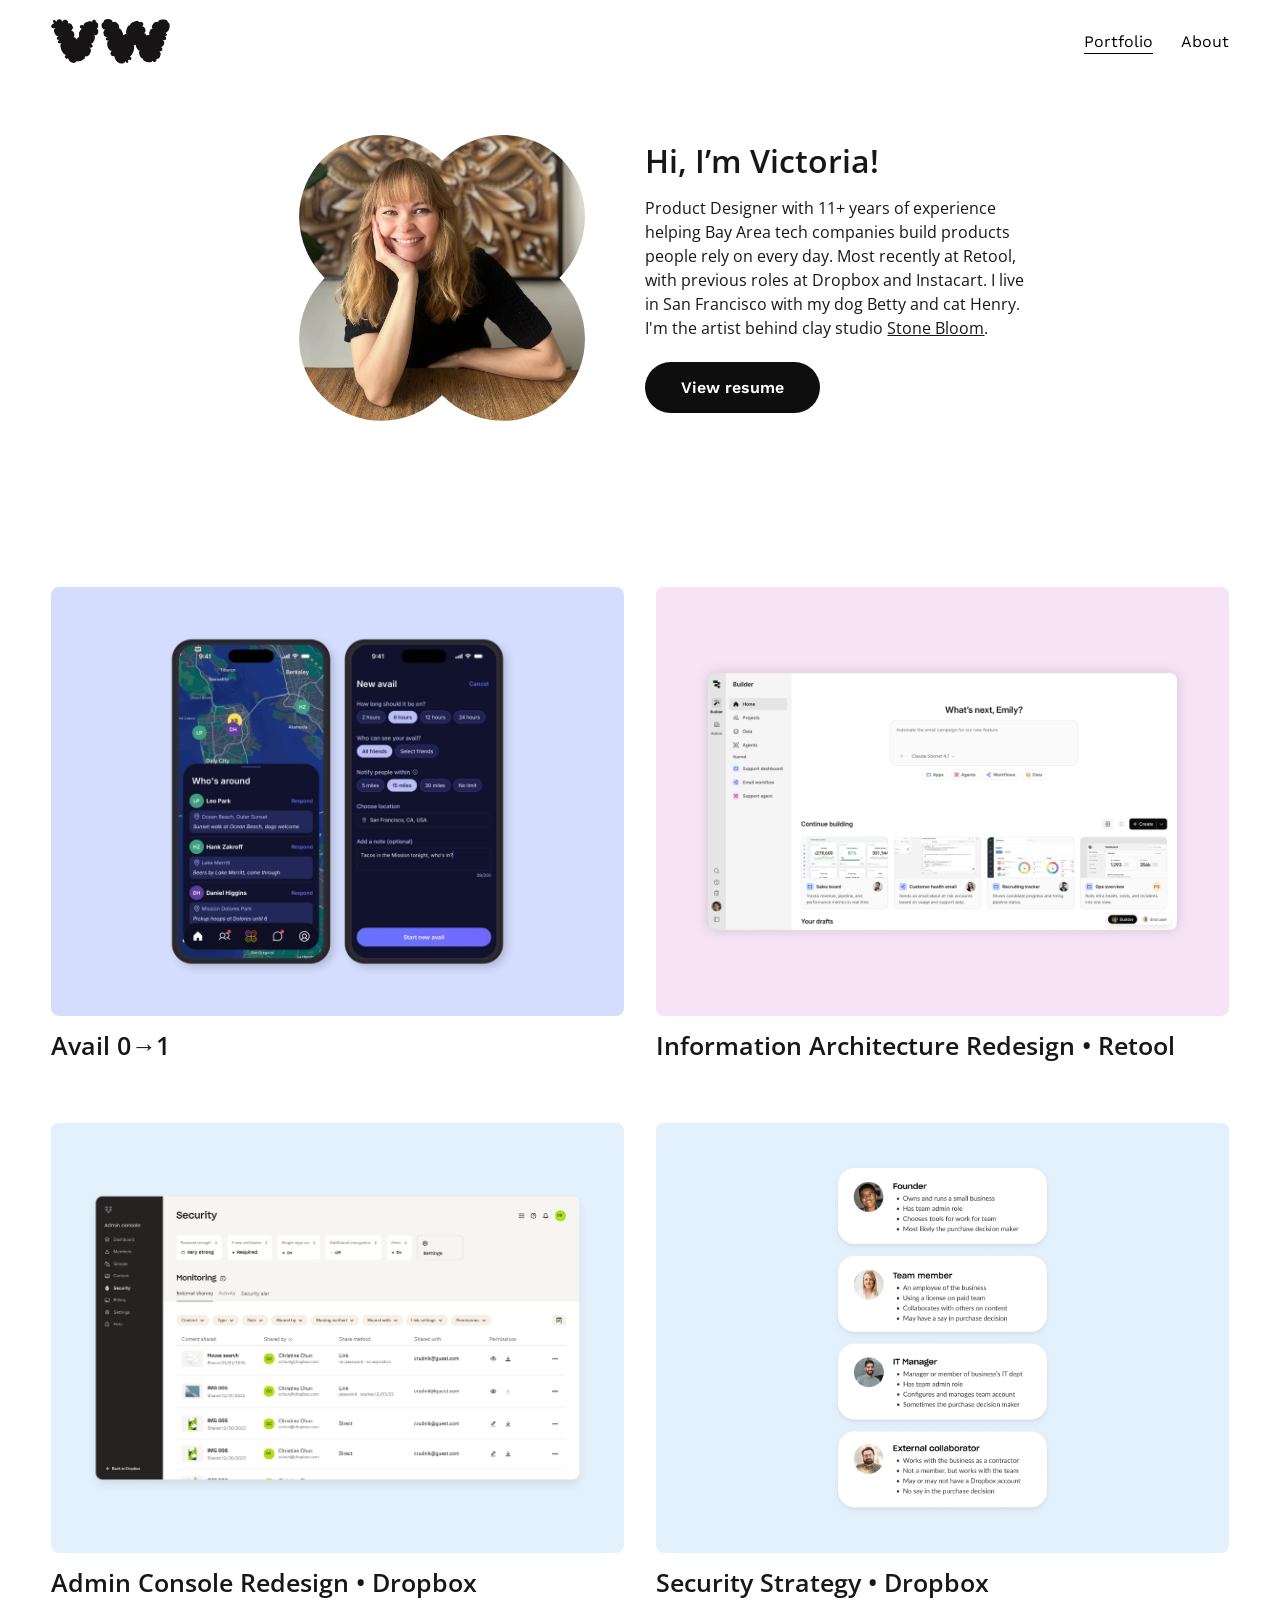
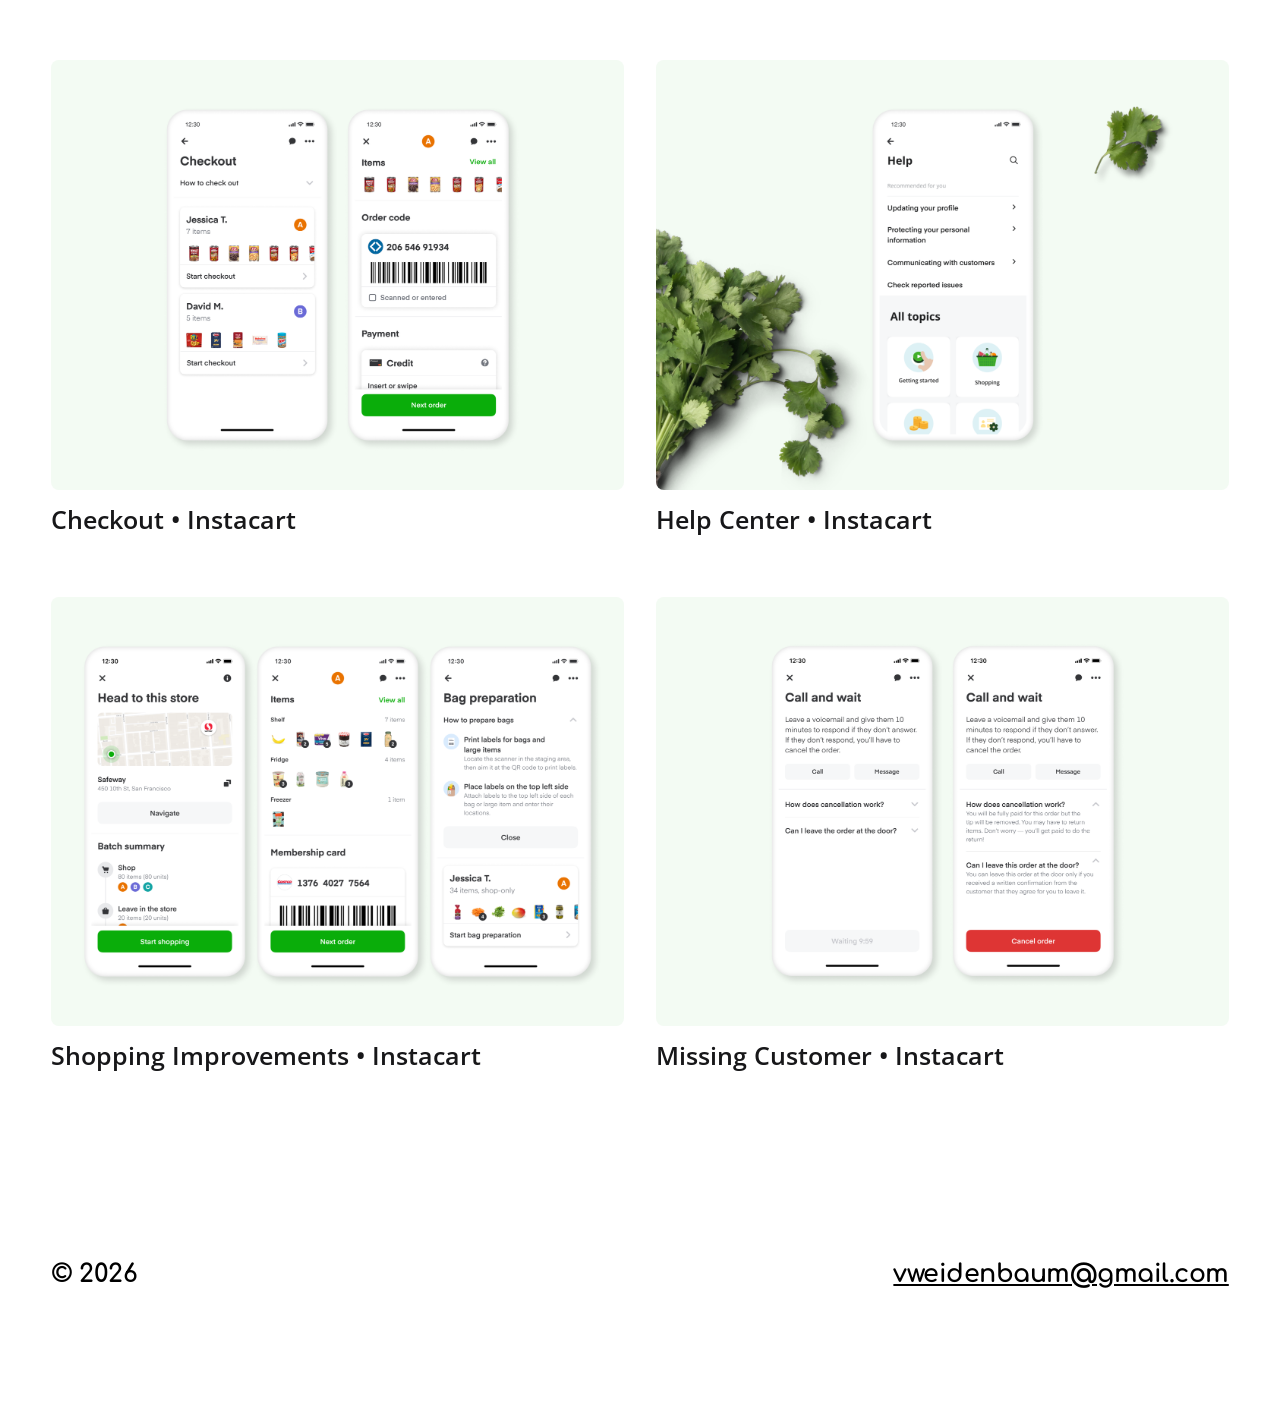
<file: index.html>
<!DOCTYPE html>
<html lang="en">
<head>
  <meta charset="utf-8">
  <meta name="viewport" content="width=device-width, initial-scale=1">
  <title>Victoria Weidenbaum</title>
  <meta name="description" content="Victoria Weidenbaum — Staff Product Designer in San Francisco. Portfolio of work at Retool, Dropbox and Instacart.">
  <link rel="icon" type="image/png" href="/images/favicon.png">
  <link rel="preconnect" href="https://fonts.googleapis.com">
  <link rel="preconnect" href="https://fonts.gstatic.com" crossorigin>
  <link href="https://fonts.googleapis.com/css2?family=Comfortaa:wght@700&family=Open+Sans:wght@400;600&family=Work+Sans:wght@400;600&display=swap" rel="stylesheet">
  <link rel="stylesheet" href="/css/style.css">
</head>
<body>
  <svg width="0" height="0" style="position:absolute" aria-hidden="true"><defs><clipPath id="photo-flower" clipPathUnits="objectBoundingBox"><path d="M0.09 0.5 A0.1 0.103 -45 0 1 0.5 0.09 A0.103 0.1 -45 0 1 0.91 0.5 A0.1 0.103 -45 0 1 0.5 0.91 A0.103 0.1 -45 0 1 0.09 0.5"/></clipPath></defs></svg>
  <header class="site-header">
    <div class="header-inner">
      <a class="logo" href="/"><img src="/images/logo.webp" alt="Victoria Weidenbaum" width="438" height="166"></a>
      <nav class="site-nav" aria-label="Main"><a href="/" class="active">Portfolio</a><a href="/about/">About</a></nav>
      <button class="burger" type="button" aria-label="Open menu" aria-expanded="false" aria-controls="mobile-menu">
        <span class="burger-box"><span></span><span></span></span>
      </button>
    </div>
  </header>
  <nav class="mobile-menu" id="mobile-menu" aria-label="Mobile"><a href="/" class="active">Portfolio</a><a href="/about/">About</a></nav>

  <main id="page">
    <section class="section fluid h-custom"><div class="content-wrapper"><div class="content">
      <div class="fe" style="--rows-m:15;--rows-d:13">
      <div class="blk sq" style="--m:1/3/8/9;--d:2/7/11/13;--jm:center;--fp:52% 98.4%"><div class="img-square mask-flower"><img src="/images/victoria-home.webp" alt="Victoria Weidenbaum"></div></div>
      <div class="blk" style="--m:8/2/16/10;--d:2/14/11/22;--jd:center"><div class="text hero-intro"><h1 class="hero-title">Hi, I’m Victoria!</h1><p>Product Designer with 11+ years of experience helping Bay Area tech companies build products people rely on every day. Most recently at Retool, with previous roles at Dropbox and Instacart. I live in San Francisco with my dog Betty and cat Henry. I'm the artist behind clay studio <a href="https://stonebloom.studio">Stone Bloom</a>.</p><a class="btn" href="/s/VictoriaWeidenbaum-Resume-generic.pdf" target="_blank" rel="noopener">View resume</a></div></div>
      </div>
    </div></div></section>
    <section class="portfolio-section">
      <div class="portfolio-grid">
        <a class="grid-item" href="/portfolio/avail/"><div class="grid-image"><img src="/images/grid-avail.jpg" alt="Avail 0→1"></div><div class="portfolio-text"><h3 class="portfolio-title">Avail 0→1</h3></div></a>
        <a class="grid-item" href="/portfolio/iaredesign/"><div class="grid-image"><img src="/images/grid-ia-redesign.png" alt="Information Architecture Redesign • Retool"></div><div class="portfolio-text"><h3 class="portfolio-title">Information Architecture Redesign • Retool</h3></div></a>
        <a class="grid-item" href="/portfolio/adminconsoleredesign/"><div class="grid-image"><img src="/images/grid-admin-console.webp" alt="Admin Console Redesign • Dropbox"></div><div class="portfolio-text"><h3 class="portfolio-title">Admin Console Redesign • Dropbox</h3></div></a>
        <a class="grid-item" href="/portfolio/securitystrategy/"><div class="grid-image"><img src="/images/grid-security-strategy.webp" alt="Security Strategy • Dropbox"></div><div class="portfolio-text"><h3 class="portfolio-title">Security Strategy • Dropbox</h3></div></a>
        <a class="grid-item" href="/portfolio/checkout/"><div class="grid-image"><img src="/images/grid-checkout.webp" alt="Checkout • Instacart"></div><div class="portfolio-text"><h3 class="portfolio-title">Checkout • Instacart</h3></div></a>
        <a class="grid-item" href="/portfolio/help/"><div class="grid-image"><img src="/images/grid-help-center.webp" alt="Help Center • Instacart"></div><div class="portfolio-text"><h3 class="portfolio-title">Help Center • Instacart</h3></div></a>
        <a class="grid-item" href="/portfolio/shoppingimprovements/"><div class="grid-image"><img src="/images/grid-shopping-improvements.webp" alt="Shopping Improvements • Instacart"></div><div class="portfolio-text"><h3 class="portfolio-title">Shopping Improvements • Instacart</h3></div></a>
        <a class="grid-item" href="/portfolio/missingcustomer/"><div class="grid-image"><img src="/images/grid-missing-customer.webp" alt="Missing Customer • Instacart"></div><div class="portfolio-text"><h3 class="portfolio-title">Missing Customer • Instacart</h3></div></a>
      </div>
    </section>
  </main>

  <footer class="site-footer section">
    <div class="content-wrapper">
      <div class="footer-row">
        <div class="footer-col left"><h4>© 2026</h4></div>
        <div class="footer-col right"><h4><a href="mailto:vweidenbaum@gmail.com">vweidenbaum@gmail.com</a></h4></div>
      </div>
    </div>
  </footer>

  <script>
    (function () {
      var btn = document.querySelector('.burger');
      btn.addEventListener('click', function () {
        var open = document.body.classList.toggle('menu-open');
        btn.setAttribute('aria-expanded', open ? 'true' : 'false');
        btn.setAttribute('aria-label', open ? 'Close menu' : 'Open menu');
      });
    })();
  </script>
</body>
</html>
</file>
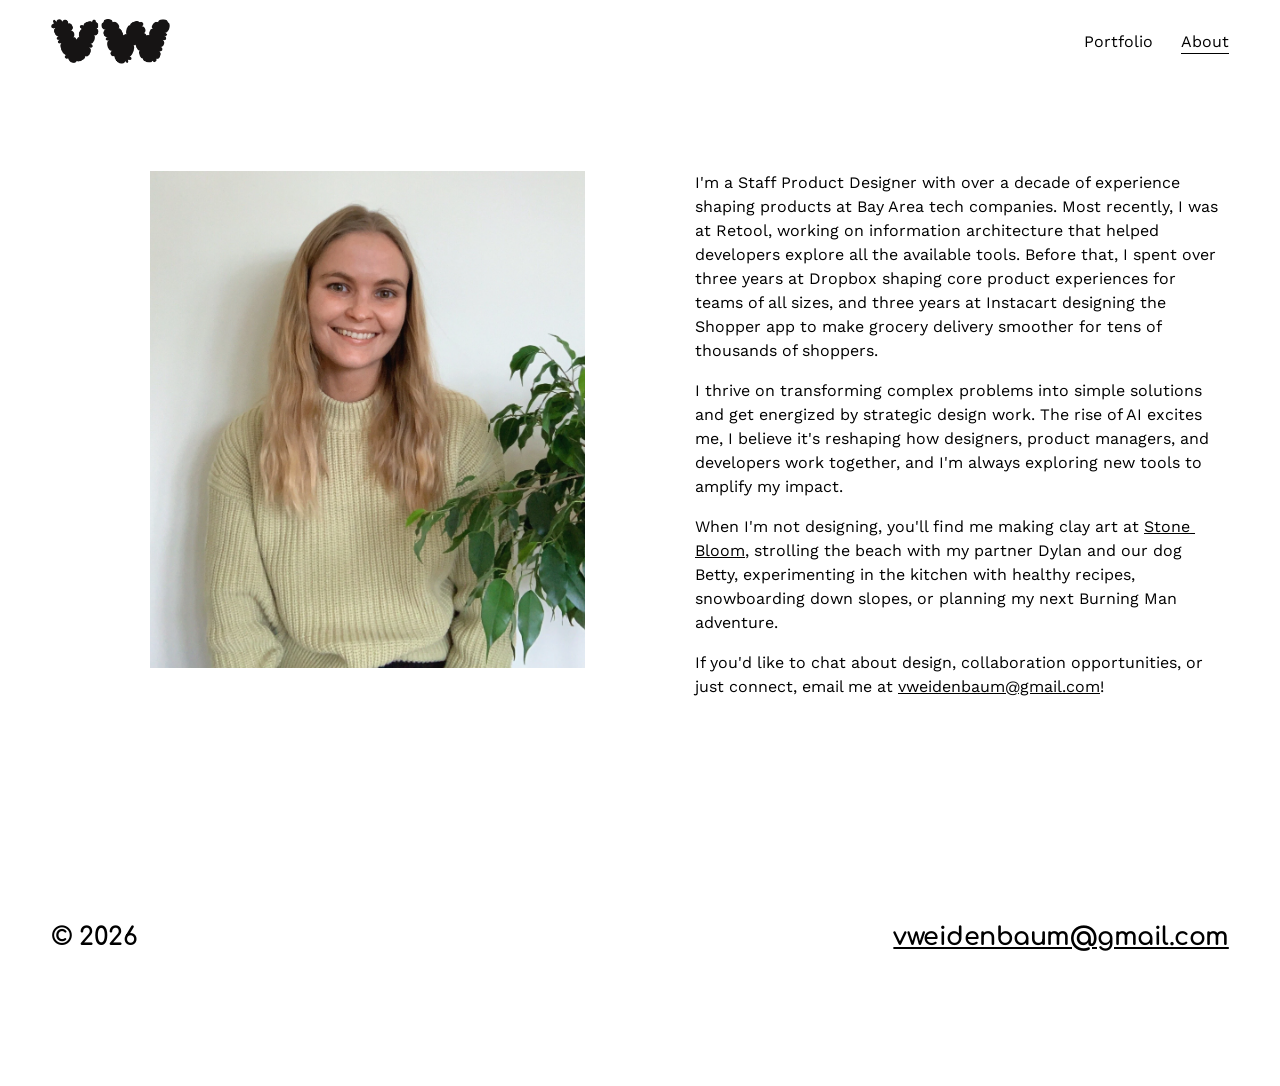
<file: about/index.html>
<!DOCTYPE html>
<html lang="en">
<head>
  <meta charset="utf-8">
  <meta name="viewport" content="width=device-width, initial-scale=1">
  <title>About — Victoria Weidenbaum</title>
  <link rel="icon" type="image/png" href="/images/favicon.png">
  <link rel="preconnect" href="https://fonts.googleapis.com">
  <link rel="preconnect" href="https://fonts.gstatic.com" crossorigin>
  <link href="https://fonts.googleapis.com/css2?family=Comfortaa:wght@700&family=Open+Sans:wght@400;600&family=Work+Sans:wght@400;600&display=swap" rel="stylesheet">
  <link rel="stylesheet" href="/css/style.css">
</head>
<body>
  <svg width="0" height="0" style="position:absolute" aria-hidden="true"><defs><clipPath id="photo-flower" clipPathUnits="objectBoundingBox"><path d="M0.09 0.5 A0.1 0.103 -45 0 1 0.5 0.09 A0.103 0.1 -45 0 1 0.91 0.5 A0.1 0.103 -45 0 1 0.5 0.91 A0.103 0.1 -45 0 1 0.09 0.5"/></clipPath></defs></svg>
  <header class="site-header">
    <div class="header-inner">
      <a class="logo" href="/"><img src="/images/logo.webp" alt="Victoria Weidenbaum" width="438" height="166"></a>
      <nav class="site-nav" aria-label="Main"><a href="/">Portfolio</a><a href="/about/" class="active">About</a></nav>
      <button class="burger" type="button" aria-label="Open menu" aria-expanded="false" aria-controls="mobile-menu">
        <span class="burger-box"><span></span><span></span></span>
      </button>
    </div>
  </header>
  <nav class="mobile-menu" id="mobile-menu" aria-label="Mobile"><a href="/">Portfolio</a><a href="/about/" class="active">About</a></nav>

  <main id="page">
    <section class="section fluid v-top"><div class="content-wrapper"><div class="content">
      <div class="fe" style="--rows-m:63;--rows-d:16">
      <div class="blk" style="--m:1/6/64/10;--d:2/15/17/26"><div class="text"><p>I'm a Staff Product Designer with over a decade of experience shaping products at Bay Area tech companies. Most recently, I was at Retool, working on information architecture that helped developers explore all the available tools. Before that, I spent over three years at Dropbox shaping core product experiences for teams of all sizes, and three years at Instacart designing the Shopper app to make grocery delivery smoother for tens of thousands of shoppers.</p><p>I thrive on transforming complex problems into simple solutions and get energized by strategic design work. The rise of AI excites me, I believe it's reshaping how designers, product managers, and developers work together, and I'm always exploring new tools to amplify my impact.</p><p>When I'm not designing, you'll find me making clay art at <a href="https://stonebloom.studio" target="_blank" rel="noopener">Stone Bloom</a>, strolling the beach with my partner Dylan and our dog Betty, experimenting in the kitchen with healthy recipes, snowboarding down slopes, or planning my next Burning Man adventure.</p><p>If you'd like to chat about design, collaboration opportunities, or just connect, email me at <a href="mailto:vweidenbaum@gmail.com?subject=Hi%20Victoria%2C%20I'd%20like%20to%20connect" target="_blank">vweidenbaum@gmail.com</a>!</p></div></div>
      <div class="blk" style="--m:1/2/6/6;--d:2/4/16/13;--jm:center"><div class="img-fill"><img src="/images/victoria-about.webp" alt="Victoria Weidenbaum" loading="lazy"></div></div>
      </div>
    </div></div></section>
  </main>

  <footer class="site-footer section">
    <div class="content-wrapper">
      <div class="footer-row">
        <div class="footer-col left"><h4>© 2026</h4></div>
        <div class="footer-col right"><h4><a href="mailto:vweidenbaum@gmail.com">vweidenbaum@gmail.com</a></h4></div>
      </div>
    </div>
  </footer>

  <script>
    (function () {
      var btn = document.querySelector('.burger');
      btn.addEventListener('click', function () {
        var open = document.body.classList.toggle('menu-open');
        btn.setAttribute('aria-expanded', open ? 'true' : 'false');
        btn.setAttribute('aria-label', open ? 'Close menu' : 'Open menu');
      });
    })();
  </script>
</body>
</html>
</file>
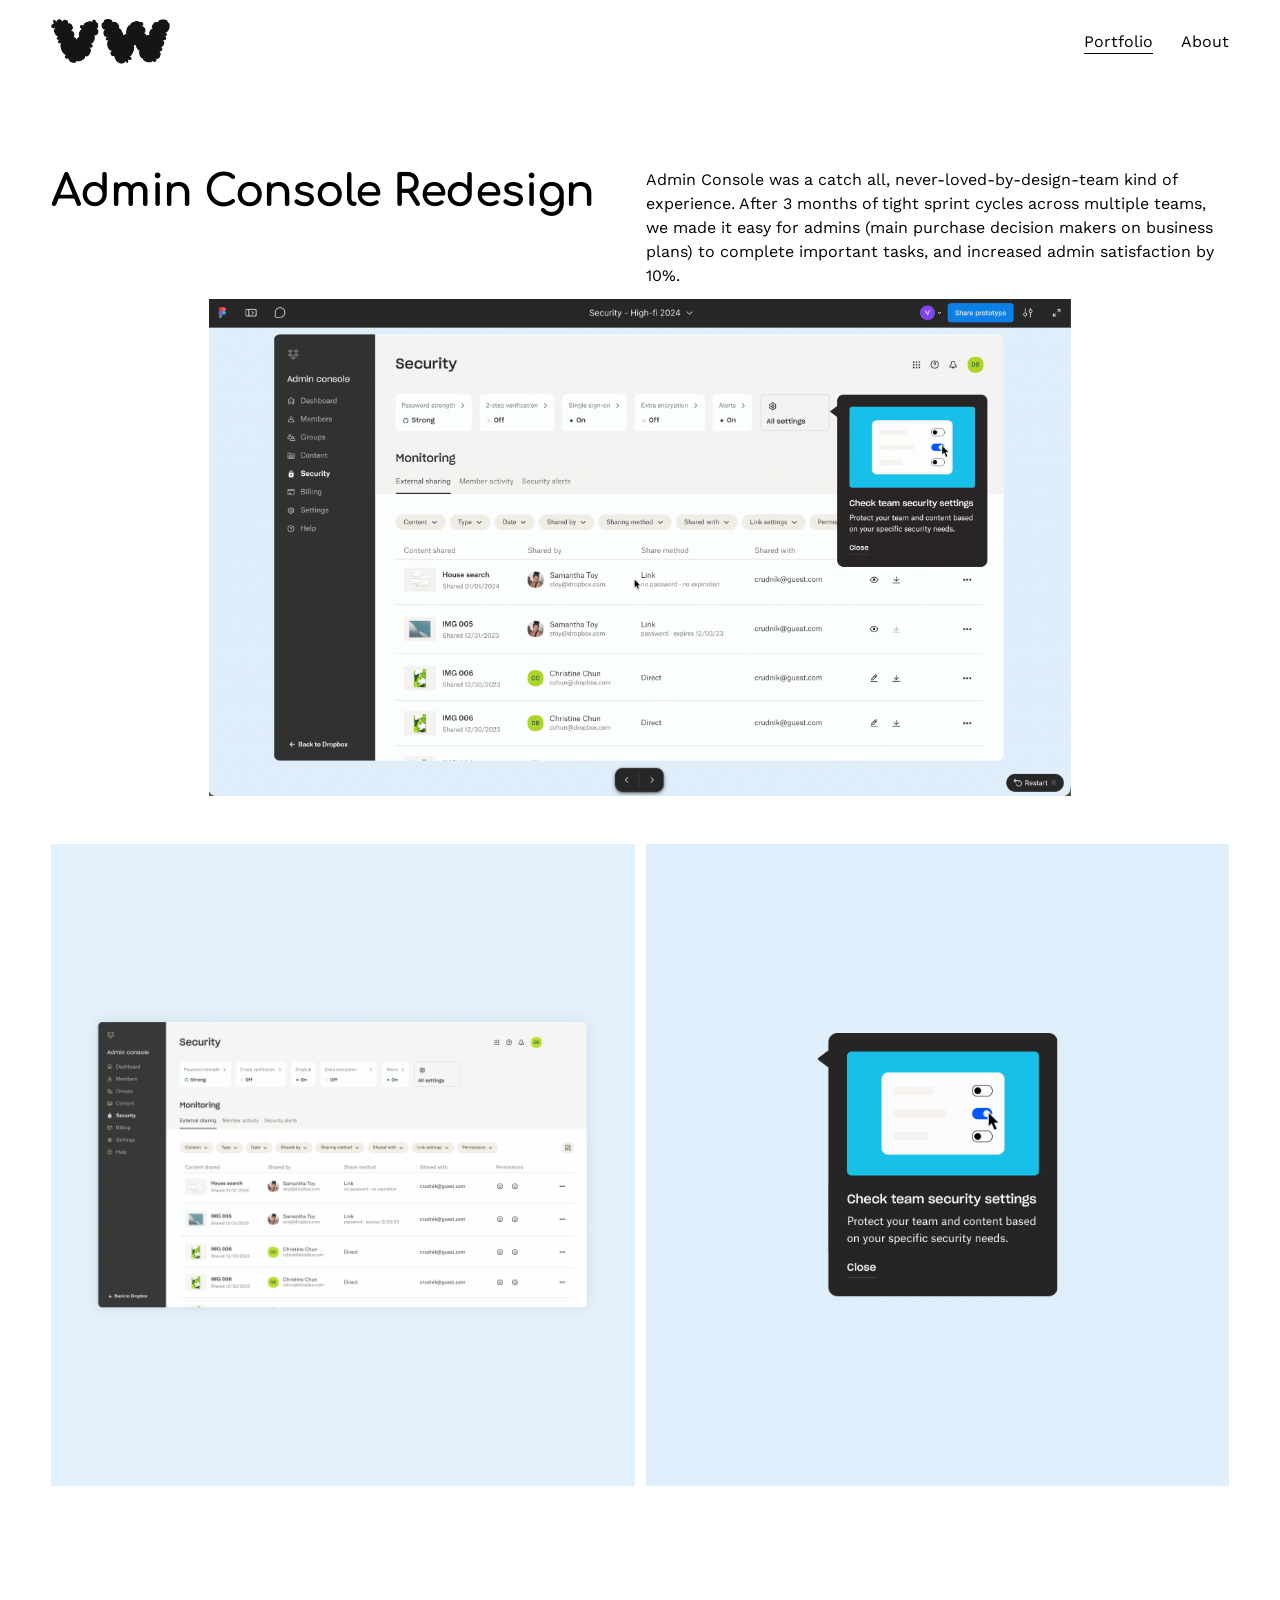
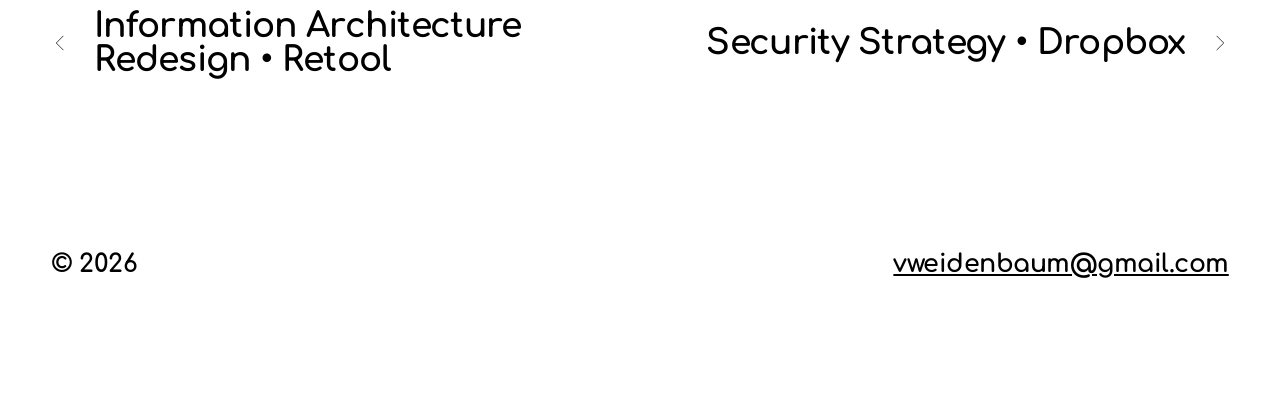
<file: portfolio/adminconsoleredesign/index.html>
<!DOCTYPE html>
<html lang="en">
<head>
  <meta charset="utf-8">
  <meta name="viewport" content="width=device-width, initial-scale=1">
  <title>Admin Console Redesign • Dropbox — Victoria Weidenbaum</title>
  <link rel="icon" type="image/png" href="/images/favicon.png">
  <link rel="preconnect" href="https://fonts.googleapis.com">
  <link rel="preconnect" href="https://fonts.gstatic.com" crossorigin>
  <link href="https://fonts.googleapis.com/css2?family=Comfortaa:wght@700&family=Open+Sans:wght@400;600&family=Work+Sans:wght@400;600&display=swap" rel="stylesheet">
  <link rel="stylesheet" href="/css/style.css">
</head>
<body>
  <svg width="0" height="0" style="position:absolute" aria-hidden="true"><defs><clipPath id="photo-flower" clipPathUnits="objectBoundingBox"><path d="M0.09 0.5 A0.1 0.103 -45 0 1 0.5 0.09 A0.103 0.1 -45 0 1 0.91 0.5 A0.1 0.103 -45 0 1 0.5 0.91 A0.103 0.1 -45 0 1 0.09 0.5"/></clipPath></defs></svg>
  <header class="site-header">
    <div class="header-inner">
      <a class="logo" href="/"><img src="/images/logo.webp" alt="Victoria Weidenbaum" width="438" height="166"></a>
      <nav class="site-nav" aria-label="Main"><a href="/" class="active">Portfolio</a><a href="/about/">About</a></nav>
      <button class="burger" type="button" aria-label="Open menu" aria-expanded="false" aria-controls="mobile-menu">
        <span class="burger-box"><span></span><span></span></span>
      </button>
    </div>
  </header>
  <nav class="mobile-menu" id="mobile-menu" aria-label="Mobile"><a href="/" class="active">Portfolio</a><a href="/about/">About</a></nav>

  <main id="page">
    <section class="section fluid h-medium"><div class="content-wrapper"><div class="content">
      <div class="fe" style="--rows-m:30;--rows-d:36">
      <div class="blk" style="--m:1/2/4/10;--d:1/2/3/14"><div class="text"><h2>Admin Console Redesign</h2></div></div>
      <div class="blk" style="--m:4/2/10/10;--d:1/14/4/26"><div class="text"><p>Admin Console was a catch all, never-loved-by-design-team kind of experience. After 3 months of tight sprint cycles across multiple teams, we made it easy for admins (main purchase decision makers on business plans) to complete important tasks, and increased admin satisfaction by 10%. </p></div></div>
      <div class="blk" style="--m:10/2/17/10;--d:4/2/18/26;--jm:center"><div class="img-fill contain"><img src="/images/admin-console-1.gif" alt="" loading="lazy"></div></div>
      <div class="blk" style="--m:17/2/23/10;--d:19/14/37/26"><div class="img-fill"><img src="/images/admin-console-2.gif" alt="" loading="lazy"></div></div>
      <div class="blk" style="--m:23/2/31/10;--d:19/2/37/14"><div class="img-fill"><img src="/images/admin-console-3.webp" alt="" loading="lazy"></div></div>
      </div>
    </div></div></section>
    <section class="item-pagination">
      <a class="prev" href="/portfolio/iaredesign/"><span class="icon"><svg viewBox="0 0 24 24" aria-hidden="true"><path d="M16 3 L7 12 L16 21" fill="none" stroke="currentColor" stroke-width="1" stroke-linecap="square"/></svg></span><span><span class="visually-hidden">Previous</span><h2 class="pagination-title">Information Architecture Redesign • Retool</h2></span></a>
      <a class="next" href="/portfolio/securitystrategy/"><span><span class="visually-hidden">Next</span><h2 class="pagination-title">Security Strategy • Dropbox</h2></span><span class="icon"><svg viewBox="0 0 24 24" aria-hidden="true"><path d="M8 3 L17 12 L8 21" fill="none" stroke="currentColor" stroke-width="1" stroke-linecap="square"/></svg></span></a>
    </section>
  </main>

  <footer class="site-footer section">
    <div class="content-wrapper">
      <div class="footer-row">
        <div class="footer-col left"><h4>© 2026</h4></div>
        <div class="footer-col right"><h4><a href="mailto:vweidenbaum@gmail.com">vweidenbaum@gmail.com</a></h4></div>
      </div>
    </div>
  </footer>

  <script>
    (function () {
      var btn = document.querySelector('.burger');
      btn.addEventListener('click', function () {
        var open = document.body.classList.toggle('menu-open');
        btn.setAttribute('aria-expanded', open ? 'true' : 'false');
        btn.setAttribute('aria-label', open ? 'Close menu' : 'Open menu');
      });
    })();
  </script>
</body>
</html>
</file>
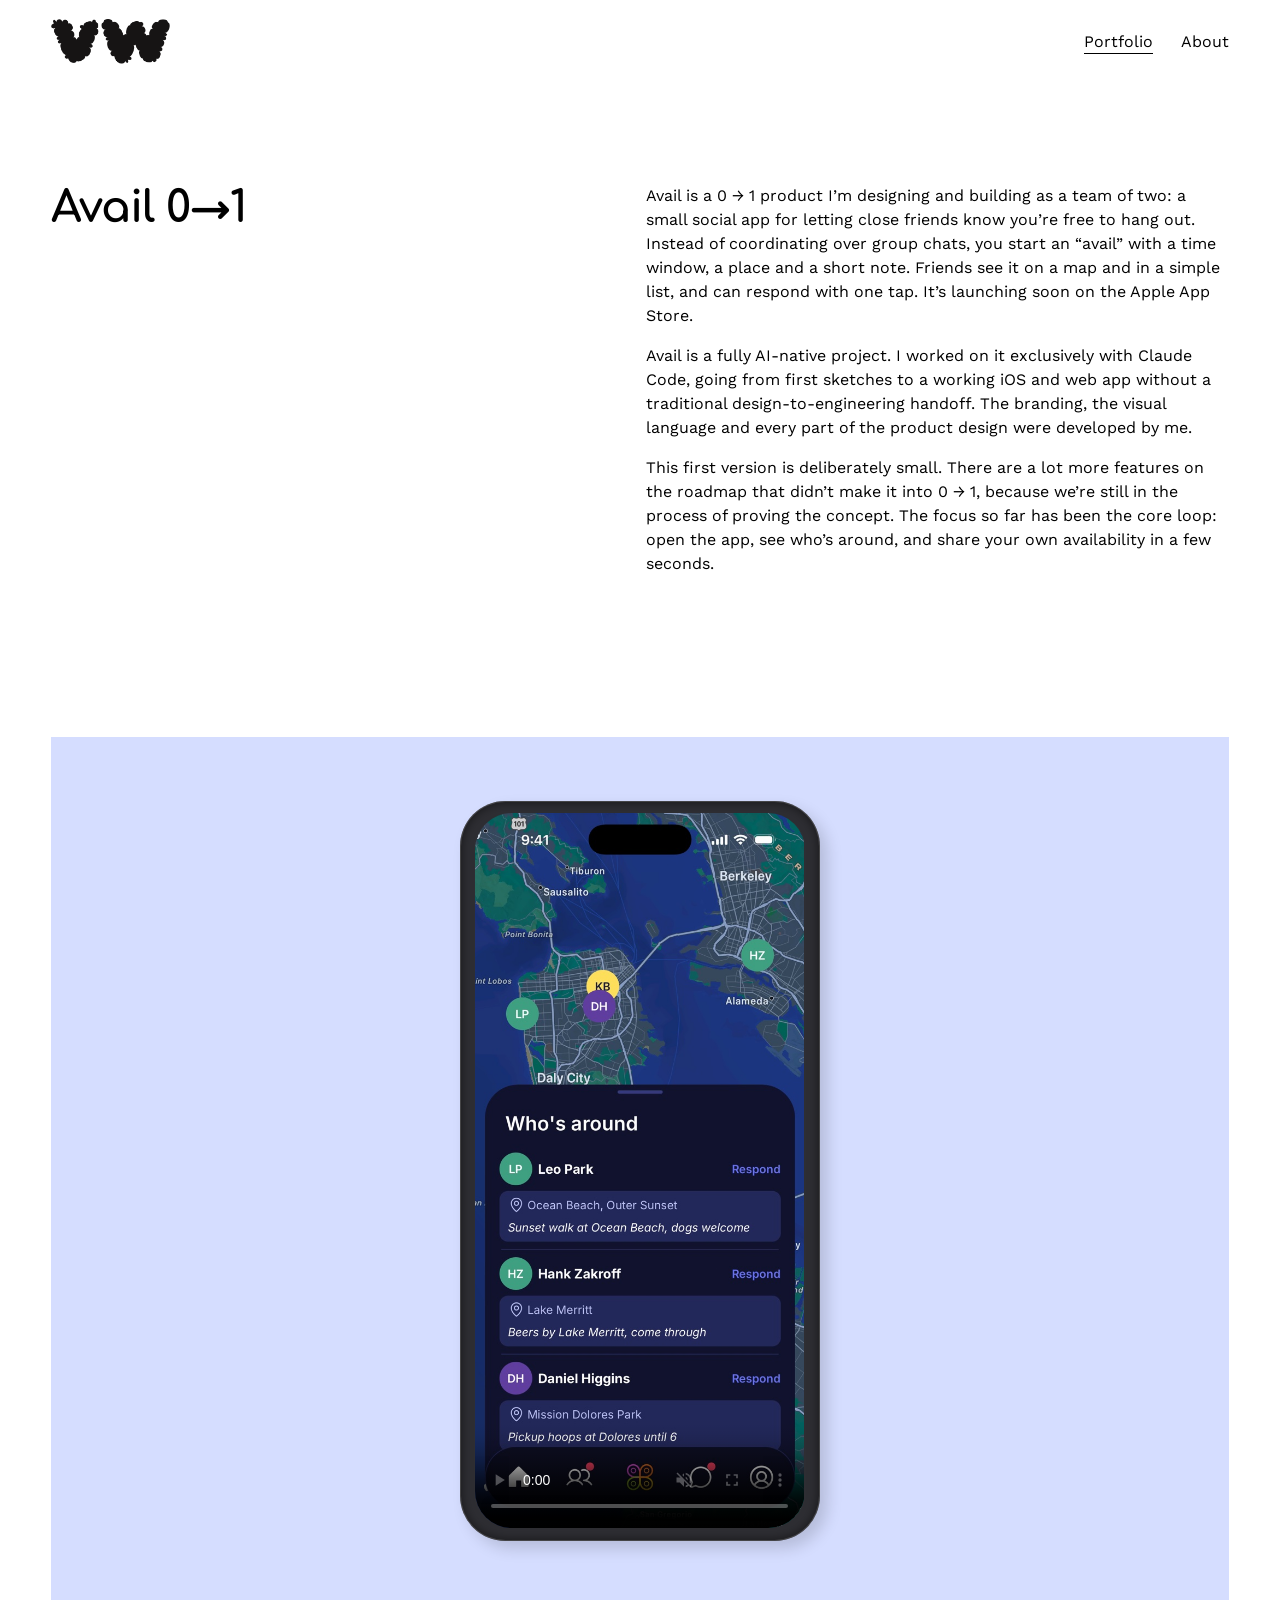
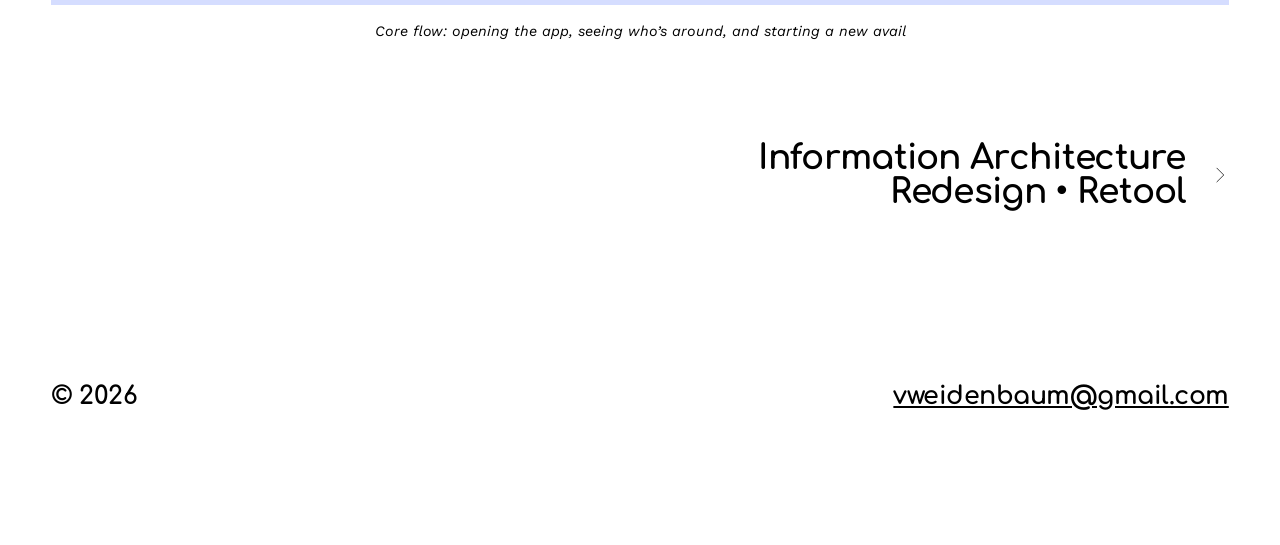
<file: portfolio/avail/index.html>
<!DOCTYPE html>
<html lang="en">
<head>
  <meta charset="utf-8">
  <meta name="viewport" content="width=device-width, initial-scale=1">
  <title>Avail 0→1 — Victoria Weidenbaum</title>
  <link rel="icon" type="image/png" href="/images/favicon.png">
  <link rel="preconnect" href="https://fonts.googleapis.com">
  <link rel="preconnect" href="https://fonts.gstatic.com" crossorigin>
  <link href="https://fonts.googleapis.com/css2?family=Comfortaa:wght@700&family=Open+Sans:wght@400;600&family=Work+Sans:wght@400;600&display=swap" rel="stylesheet">
  <link rel="stylesheet" href="/css/style.css">
</head>
<body>
  <svg width="0" height="0" style="position:absolute" aria-hidden="true"><defs><clipPath id="photo-flower" clipPathUnits="objectBoundingBox"><path d="M0.09 0.5 A0.1 0.103 -45 0 1 0.5 0.09 A0.103 0.1 -45 0 1 0.91 0.5 A0.1 0.103 -45 0 1 0.5 0.91 A0.103 0.1 -45 0 1 0.09 0.5"/></clipPath></defs></svg>
  <header class="site-header">
    <div class="header-inner">
      <a class="logo" href="/"><img src="/images/logo.webp" alt="Victoria Weidenbaum" width="438" height="166"></a>
      <nav class="site-nav" aria-label="Main"><a href="/" class="active">Portfolio</a><a href="/about/">About</a></nav>
      <button class="burger" type="button" aria-label="Open menu" aria-expanded="false" aria-controls="mobile-menu">
        <span class="burger-box"><span></span><span></span></span>
      </button>
    </div>
  </header>
  <nav class="mobile-menu" id="mobile-menu" aria-label="Mobile"><a href="/" class="active">Portfolio</a><a href="/about/">About</a></nav>

  <main id="page">
    <section class="section fluid h-medium"><div class="content-wrapper"><div class="content">
      <div class="fe" style="--rows-m:22;--rows-d:10">
      <div class="blk" style="--m:1/2/4/10;--d:1/2/4/14"><div class="text"><h2>Avail 0→1</h2></div></div>
      <div class="blk" style="--m:4/2/23/10;--d:1/14/11/26"><div class="text"><p>Avail is a 0 → 1 product I’m designing and building as a team of two: a small social app for letting close friends know you’re free to hang out. Instead of coordinating over group chats, you start an “avail” with a time window, a place and a short note. Friends see it on a map and in a simple list, and can respond with one tap. It’s launching soon on the Apple App Store.</p><p>Avail is a fully AI-native project. I worked on it exclusively with Claude Code, going from first sketches to a working iOS and web app without a traditional design-to-engineering handoff. The branding, the visual language and every part of the product design were developed by me.</p><p>This first version is deliberately small. There are a lot more features on the roadmap that didn’t make it into 0 → 1, because we’re still in the process of proving the concept. The focus so far has been the core loop: open the app, see who’s around, and share your own availability in a few seconds.</p></div></div>
      </div>
    </div></div></section>
    <section class="section"><div class="content-wrapper"><div class="content">
      <figure class="video-panel"><div class="video-stage"><div class="phone"><video src="/videos/avail-flow.mp4" poster="/images/avail-poster.jpg" width="604" height="1312" autoplay muted loop playsinline controls preload="metadata"></video></div></div><figcaption class="fs-small"><em>Core flow: opening the app, seeing who’s around, and starting a new avail</em></figcaption></figure>
    </div></div></section>
    <section class="item-pagination">
      <a class="next" href="/portfolio/iaredesign/"><span><span class="visually-hidden">Next</span><h2 class="pagination-title">Information Architecture Redesign • Retool</h2></span><span class="icon"><svg viewBox="0 0 24 24" aria-hidden="true"><path d="M8 3 L17 12 L8 21" fill="none" stroke="currentColor" stroke-width="1" stroke-linecap="square"/></svg></span></a>
    </section>
  </main>

  <footer class="site-footer section">
    <div class="content-wrapper">
      <div class="footer-row">
        <div class="footer-col left"><h4>© 2026</h4></div>
        <div class="footer-col right"><h4><a href="mailto:vweidenbaum@gmail.com">vweidenbaum@gmail.com</a></h4></div>
      </div>
    </div>
  </footer>

  <script>
    (function () {
      var btn = document.querySelector('.burger');
      btn.addEventListener('click', function () {
        var open = document.body.classList.toggle('menu-open');
        btn.setAttribute('aria-expanded', open ? 'true' : 'false');
        btn.setAttribute('aria-label', open ? 'Close menu' : 'Open menu');
      });
    })();
  </script>
</body>
</html>
</file>
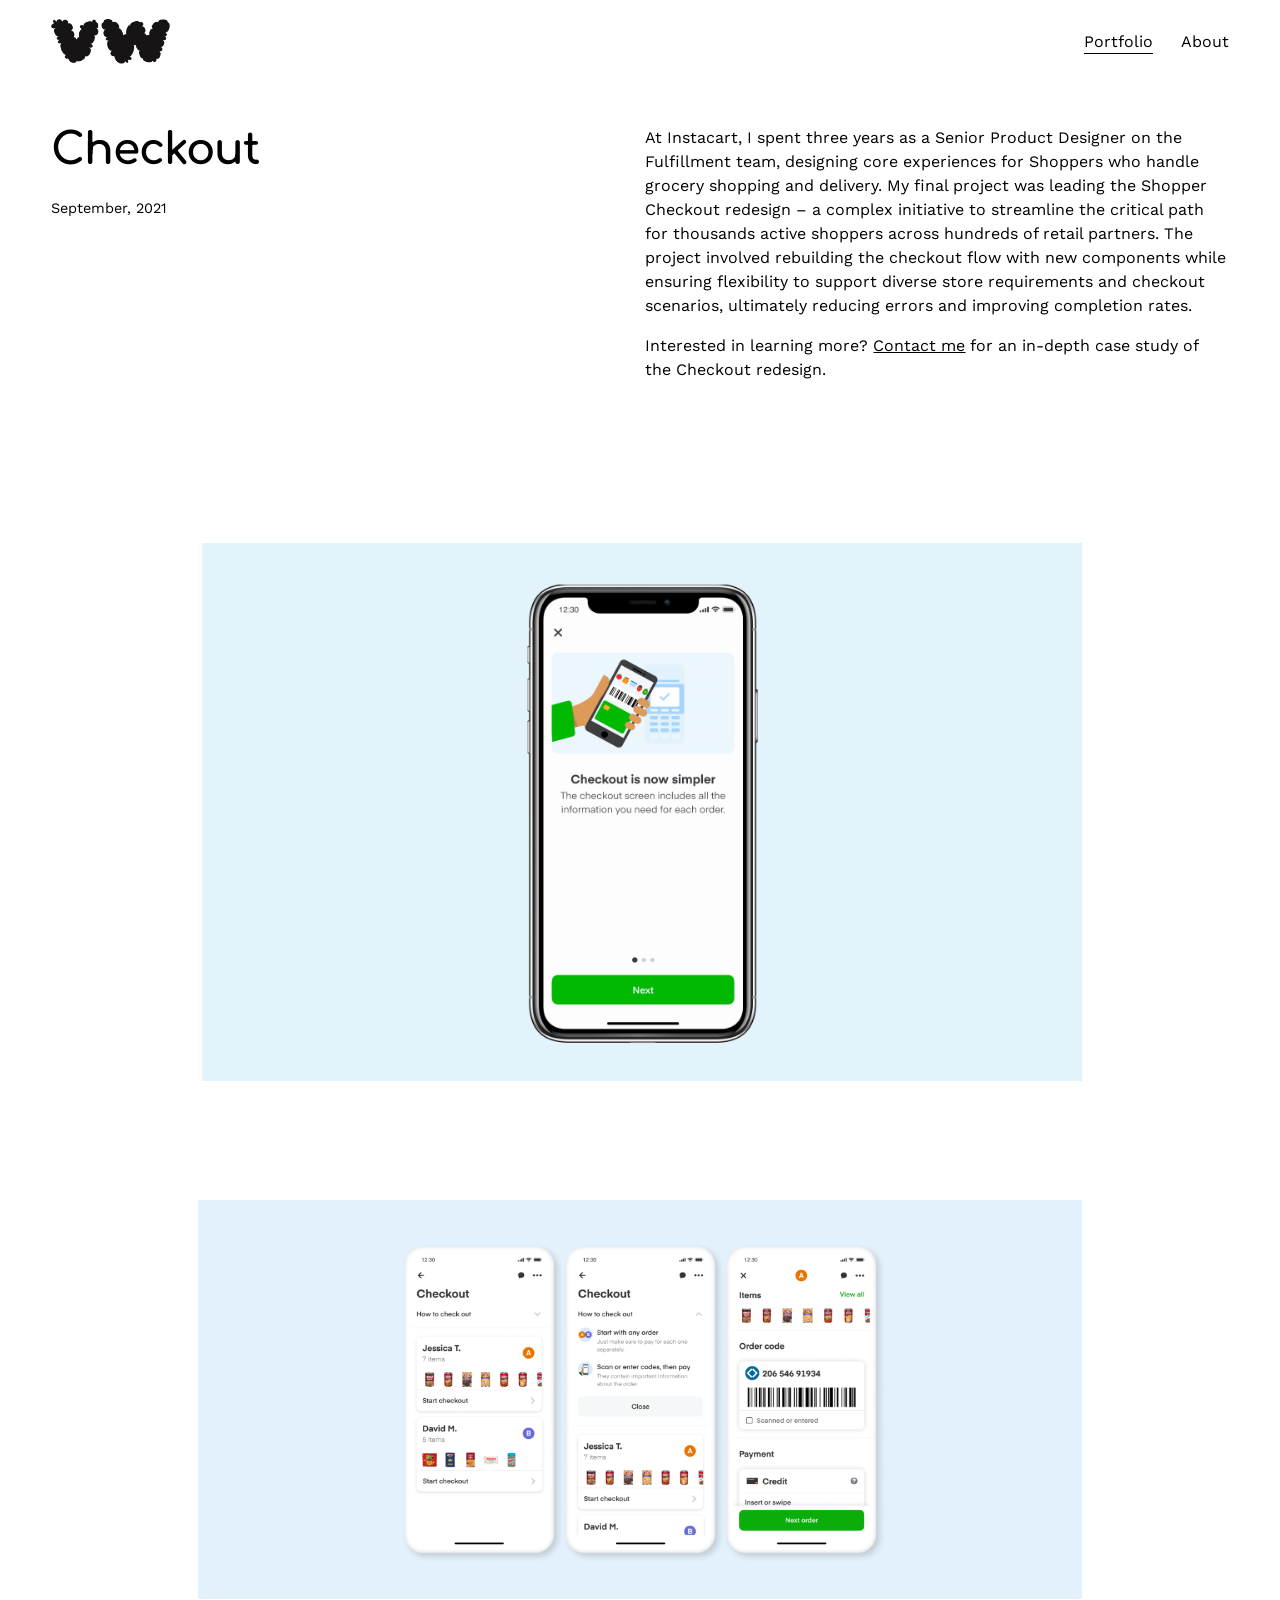
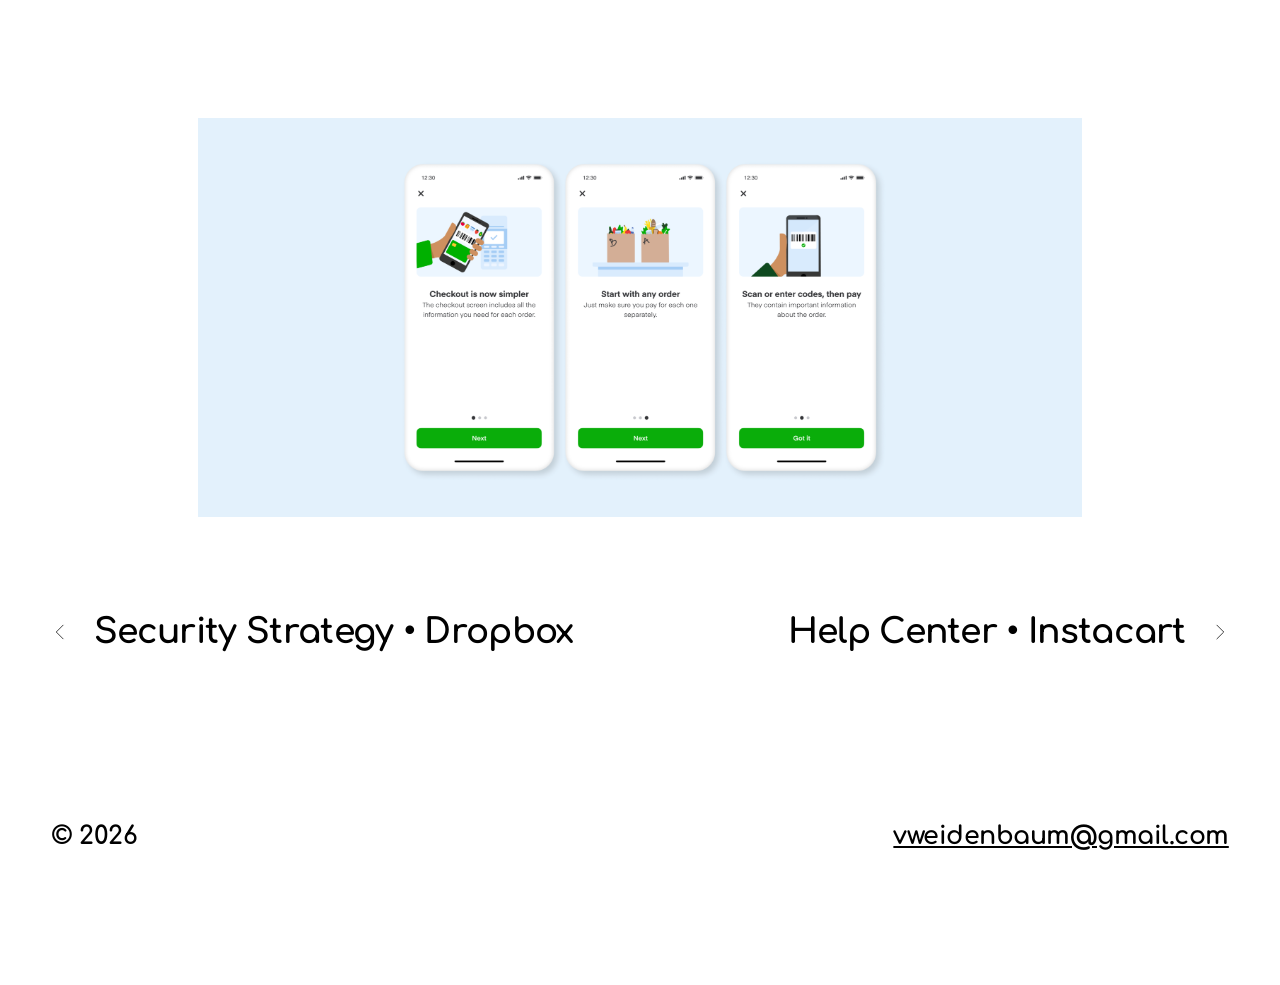
<file: portfolio/checkout/index.html>
<!DOCTYPE html>
<html lang="en">
<head>
  <meta charset="utf-8">
  <meta name="viewport" content="width=device-width, initial-scale=1">
  <title>Checkout • Instacart — Victoria Weidenbaum</title>
  <link rel="icon" type="image/png" href="/images/favicon.png">
  <link rel="preconnect" href="https://fonts.googleapis.com">
  <link rel="preconnect" href="https://fonts.gstatic.com" crossorigin>
  <link href="https://fonts.googleapis.com/css2?family=Comfortaa:wght@700&family=Open+Sans:wght@400;600&family=Work+Sans:wght@400;600&display=swap" rel="stylesheet">
  <link rel="stylesheet" href="/css/style.css">
</head>
<body>
  <svg width="0" height="0" style="position:absolute" aria-hidden="true"><defs><clipPath id="photo-flower" clipPathUnits="objectBoundingBox"><path d="M0.09 0.5 A0.1 0.103 -45 0 1 0.5 0.09 A0.103 0.1 -45 0 1 0.91 0.5 A0.1 0.103 -45 0 1 0.5 0.91 A0.103 0.1 -45 0 1 0.09 0.5"/></clipPath></defs></svg>
  <header class="site-header">
    <div class="header-inner">
      <a class="logo" href="/"><img src="/images/logo.webp" alt="Victoria Weidenbaum" width="438" height="166"></a>
      <nav class="site-nav" aria-label="Main"><a href="/" class="active">Portfolio</a><a href="/about/">About</a></nav>
      <button class="burger" type="button" aria-label="Open menu" aria-expanded="false" aria-controls="mobile-menu">
        <span class="burger-box"><span></span><span></span></span>
      </button>
    </div>
  </header>
  <nav class="mobile-menu" id="mobile-menu" aria-label="Mobile"><a href="/" class="active">Portfolio</a><a href="/about/">About</a></nav>

  <main id="page">
    <section class="section fluid"><div class="content-wrapper"><div class="content">
      <div class="fe" style="--rows-m:13;--rows-d:9">
      <div class="blk" style="--m:1/2/6/10;--d:1/2/4/12"><div class="text"><h2>Checkout</h2></div></div>
      <div class="blk" style="--m:6/2/8/10;--d:3/2/4/8"><div class="text"><p class="fs-small">September, 2021</p></div></div>
      <div class="blk" style="--m:8/2/13/10;--d:1/14/10/26"><div class="text"><p>At Instacart, I spent three years as a Senior Product Designer on the Fulfillment team, designing core experiences for Shoppers who handle grocery shopping and delivery. My final project was leading the Shopper Checkout redesign – a complex initiative to streamline the critical path for thousands active shoppers across hundreds of retail partners. The project involved rebuilding the checkout flow with new components while ensuring flexibility to support diverse store requirements and checkout scenarios, ultimately reducing errors and improving completion rates.</p><p>Interested in learning more? <a href="mailto:vweidenbaum@gmail.com?subject=Hello%20from%20%5BYour%20name%5D" target="_blank">Contact me</a> for an in-depth case study of the Checkout redesign.</p></div></div>
      </div>
    </div></div></section>
    <section class="section w-medium"><div class="content-wrapper"><div class="content">
      <figure class="classic-img" style="max-width:2122px"><div class="ratio" style="padding-bottom:60.98%"><img src="/images/checkout-1.gif" alt="" loading="lazy"></div></figure>
    </div></div></section>
    <section class="section w-medium"><div class="content-wrapper"><div class="content">
      <figure class="classic-img" style="max-width:5565px"><div class="ratio" style="padding-bottom:45.23%"><img src="/images/checkout-2.webp" alt="" loading="lazy"></div></figure>
    </div></div></section>
    <section class="section w-medium"><div class="content-wrapper"><div class="content">
      <figure class="classic-img" style="max-width:5565px"><div class="ratio" style="padding-bottom:45.23%"><img src="/images/checkout-3.webp" alt="" loading="lazy"></div></figure>
    </div></div></section>
    <section class="item-pagination">
      <a class="prev" href="/portfolio/securitystrategy/"><span class="icon"><svg viewBox="0 0 24 24" aria-hidden="true"><path d="M16 3 L7 12 L16 21" fill="none" stroke="currentColor" stroke-width="1" stroke-linecap="square"/></svg></span><span><span class="visually-hidden">Previous</span><h2 class="pagination-title">Security Strategy • Dropbox</h2></span></a>
      <a class="next" href="/portfolio/help/"><span><span class="visually-hidden">Next</span><h2 class="pagination-title">Help Center • Instacart</h2></span><span class="icon"><svg viewBox="0 0 24 24" aria-hidden="true"><path d="M8 3 L17 12 L8 21" fill="none" stroke="currentColor" stroke-width="1" stroke-linecap="square"/></svg></span></a>
    </section>
  </main>

  <footer class="site-footer section">
    <div class="content-wrapper">
      <div class="footer-row">
        <div class="footer-col left"><h4>© 2026</h4></div>
        <div class="footer-col right"><h4><a href="mailto:vweidenbaum@gmail.com">vweidenbaum@gmail.com</a></h4></div>
      </div>
    </div>
  </footer>

  <script>
    (function () {
      var btn = document.querySelector('.burger');
      btn.addEventListener('click', function () {
        var open = document.body.classList.toggle('menu-open');
        btn.setAttribute('aria-expanded', open ? 'true' : 'false');
        btn.setAttribute('aria-label', open ? 'Close menu' : 'Open menu');
      });
    })();
  </script>
</body>
</html>
</file>
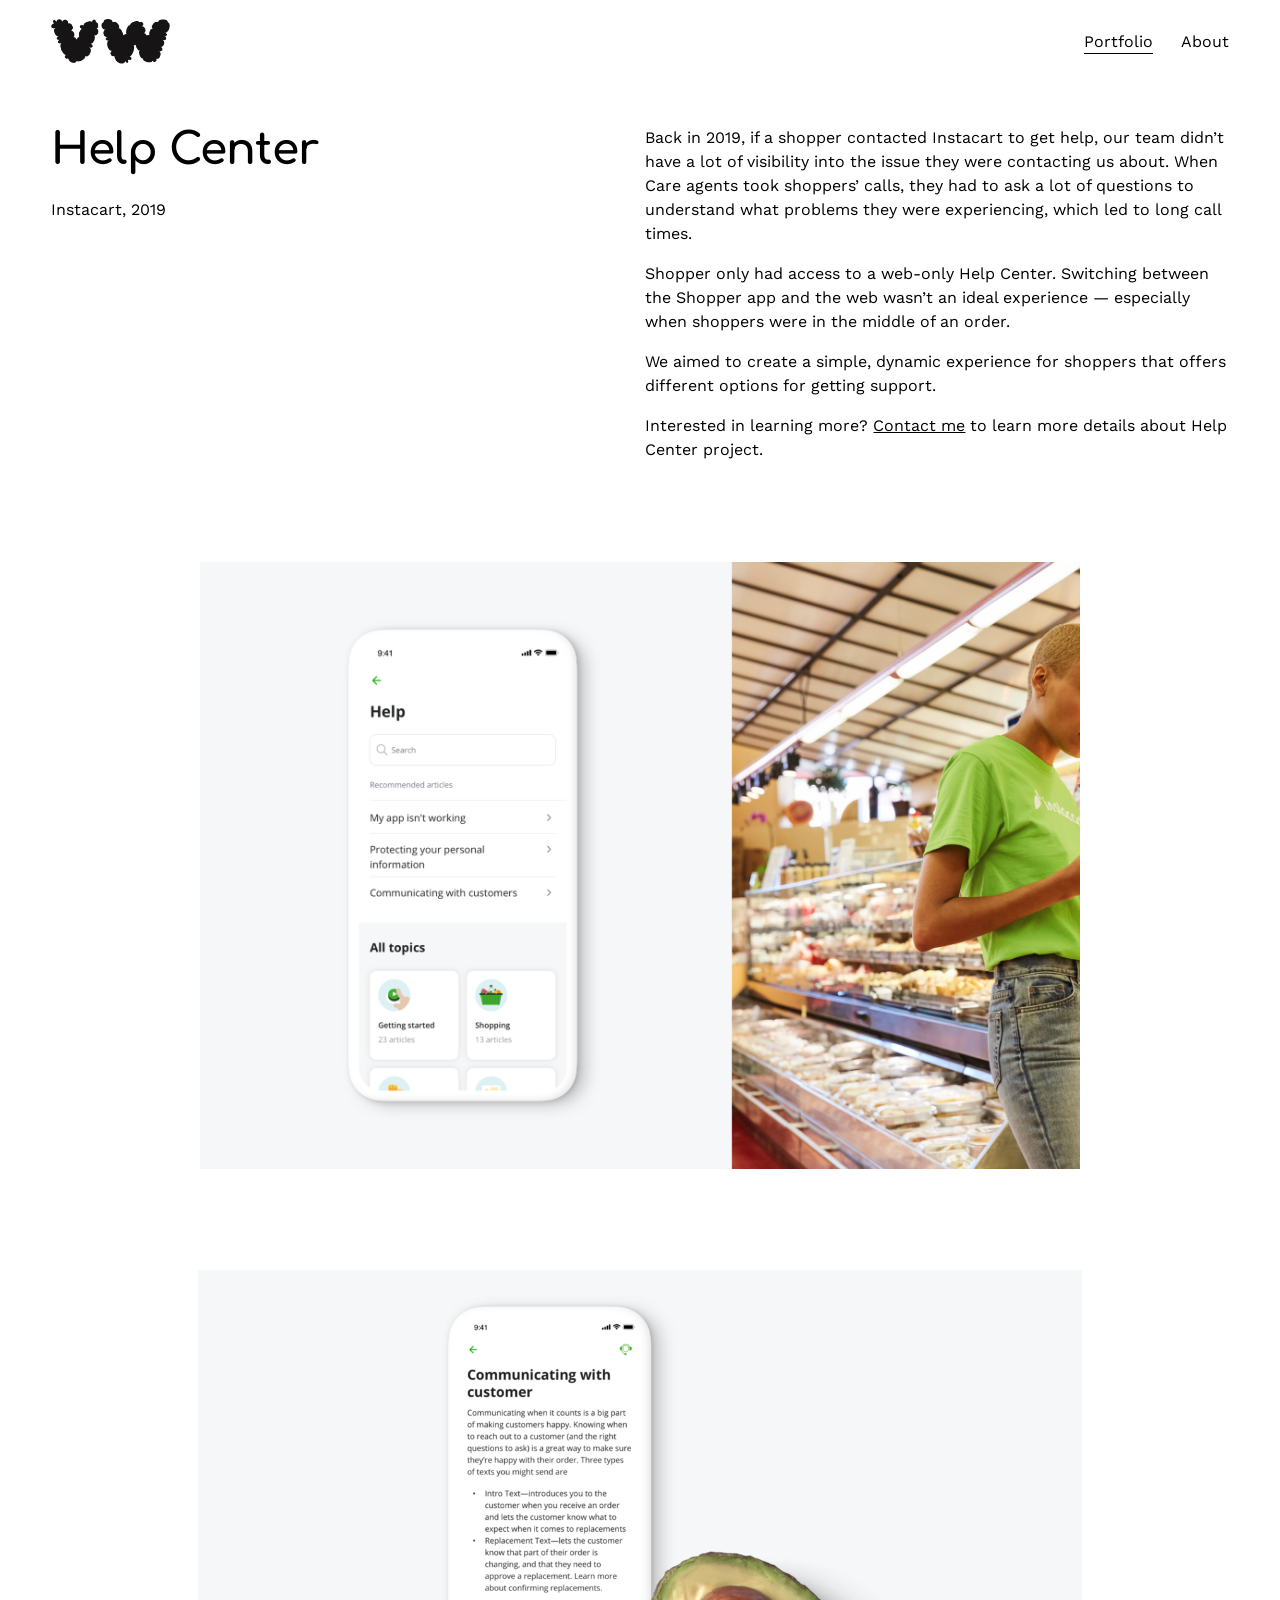
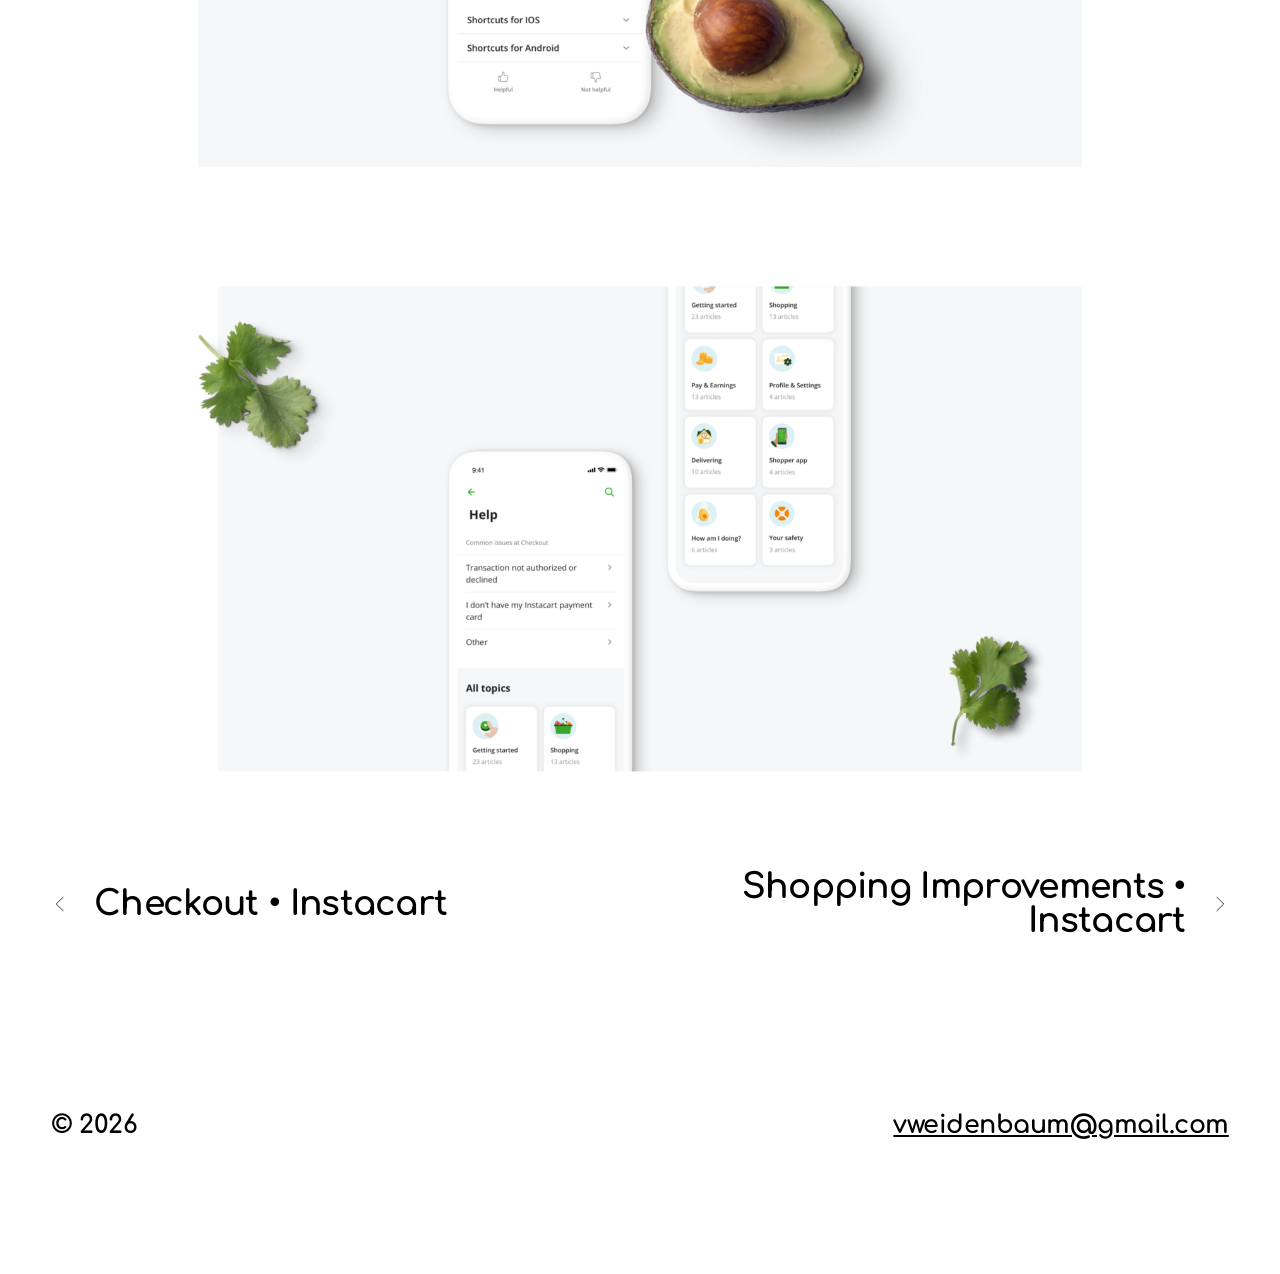
<file: portfolio/help/index.html>
<!DOCTYPE html>
<html lang="en">
<head>
  <meta charset="utf-8">
  <meta name="viewport" content="width=device-width, initial-scale=1">
  <title>Help Center • Instacart — Victoria Weidenbaum</title>
  <link rel="icon" type="image/png" href="/images/favicon.png">
  <link rel="preconnect" href="https://fonts.googleapis.com">
  <link rel="preconnect" href="https://fonts.gstatic.com" crossorigin>
  <link href="https://fonts.googleapis.com/css2?family=Comfortaa:wght@700&family=Open+Sans:wght@400;600&family=Work+Sans:wght@400;600&display=swap" rel="stylesheet">
  <link rel="stylesheet" href="/css/style.css">
</head>
<body>
  <svg width="0" height="0" style="position:absolute" aria-hidden="true"><defs><clipPath id="photo-flower" clipPathUnits="objectBoundingBox"><path d="M0.09 0.5 A0.1 0.103 -45 0 1 0.5 0.09 A0.103 0.1 -45 0 1 0.91 0.5 A0.1 0.103 -45 0 1 0.5 0.91 A0.103 0.1 -45 0 1 0.09 0.5"/></clipPath></defs></svg>
  <header class="site-header">
    <div class="header-inner">
      <a class="logo" href="/"><img src="/images/logo.webp" alt="Victoria Weidenbaum" width="438" height="166"></a>
      <nav class="site-nav" aria-label="Main"><a href="/" class="active">Portfolio</a><a href="/about/">About</a></nav>
      <button class="burger" type="button" aria-label="Open menu" aria-expanded="false" aria-controls="mobile-menu">
        <span class="burger-box"><span></span><span></span></span>
      </button>
    </div>
  </header>
  <nav class="mobile-menu" id="mobile-menu" aria-label="Mobile"><a href="/" class="active">Portfolio</a><a href="/about/">About</a></nav>

  <main id="page">
    <section class="section fluid"><div class="content-wrapper"><div class="content">
      <div class="fe" style="--rows-m:13;--rows-d:10">
      <div class="blk" style="--m:1/2/6/10;--d:1/2/5/12"><div class="text"><h2>Help Center</h2></div></div>
      <div class="blk" style="--m:6/2/8/10;--d:3/2/5/8"><div class="text"><p>Instacart, 2019</p></div></div>
      <div class="blk" style="--m:8/2/13/10;--d:1/14/11/26"><div class="text"><p>Back in 2019, if a shopper contacted Instacart to get help, our team didn’t have a lot of visibility into the issue they were contacting us about. When Care agents took shoppers’ calls, they had to ask a lot of questions to understand what problems they were experiencing, which led to long call times. </p><p>Shopper only had access to a web-only Help Center. Switching between the Shopper app and the web wasn’t an ideal experience — especially when shoppers were in the middle of an order.</p><p>We aimed to create a simple, dynamic experience for shoppers that offers different options for getting support. </p><p>Interested in learning more? <a href="mailto:vweidenbaum@gmail.com?subject=Hello%20from%20%5Binsert%20your%20name%5D" target="_blank">Contact me</a> to learn more details about Help Center project. </p></div></div>
      </div>
    </div></div></section>
    <section class="section fluid"><div class="content-wrapper"><div class="content">
      <div class="fe" style="--rows-m:11;--rows-d:17">
      <div class="blk" style="--m:1/2/12/10;--d:1/5/18/23;--fp:3.07% 51.2%"><div class="img-fill"><img src="/images/help-center-1.webp" alt="" loading="lazy"></div></div>
      </div>
    </div></div></section>
    <section class="section w-medium"><div class="content-wrapper"><div class="content">
      <figure class="classic-img" style="max-width:1400px"><div class="ratio" style="padding-bottom:56.29%"><img src="/images/help-center-2.webp" alt="" loading="lazy"></div></figure>
    </div></div></section>
    <section class="section w-medium"><div class="content-wrapper"><div class="content">
      <figure class="classic-img" style="max-width:1400px"><div class="ratio" style="padding-bottom:55.07%"><img src="/images/help-center-3.webp" alt="" loading="lazy"></div></figure>
    </div></div></section>
    <section class="item-pagination">
      <a class="prev" href="/portfolio/checkout/"><span class="icon"><svg viewBox="0 0 24 24" aria-hidden="true"><path d="M16 3 L7 12 L16 21" fill="none" stroke="currentColor" stroke-width="1" stroke-linecap="square"/></svg></span><span><span class="visually-hidden">Previous</span><h2 class="pagination-title">Checkout • Instacart</h2></span></a>
      <a class="next" href="/portfolio/shoppingimprovements/"><span><span class="visually-hidden">Next</span><h2 class="pagination-title">Shopping Improvements • Instacart</h2></span><span class="icon"><svg viewBox="0 0 24 24" aria-hidden="true"><path d="M8 3 L17 12 L8 21" fill="none" stroke="currentColor" stroke-width="1" stroke-linecap="square"/></svg></span></a>
    </section>
  </main>

  <footer class="site-footer section">
    <div class="content-wrapper">
      <div class="footer-row">
        <div class="footer-col left"><h4>© 2026</h4></div>
        <div class="footer-col right"><h4><a href="mailto:vweidenbaum@gmail.com">vweidenbaum@gmail.com</a></h4></div>
      </div>
    </div>
  </footer>

  <script>
    (function () {
      var btn = document.querySelector('.burger');
      btn.addEventListener('click', function () {
        var open = document.body.classList.toggle('menu-open');
        btn.setAttribute('aria-expanded', open ? 'true' : 'false');
        btn.setAttribute('aria-label', open ? 'Close menu' : 'Open menu');
      });
    })();
  </script>
</body>
</html>
</file>
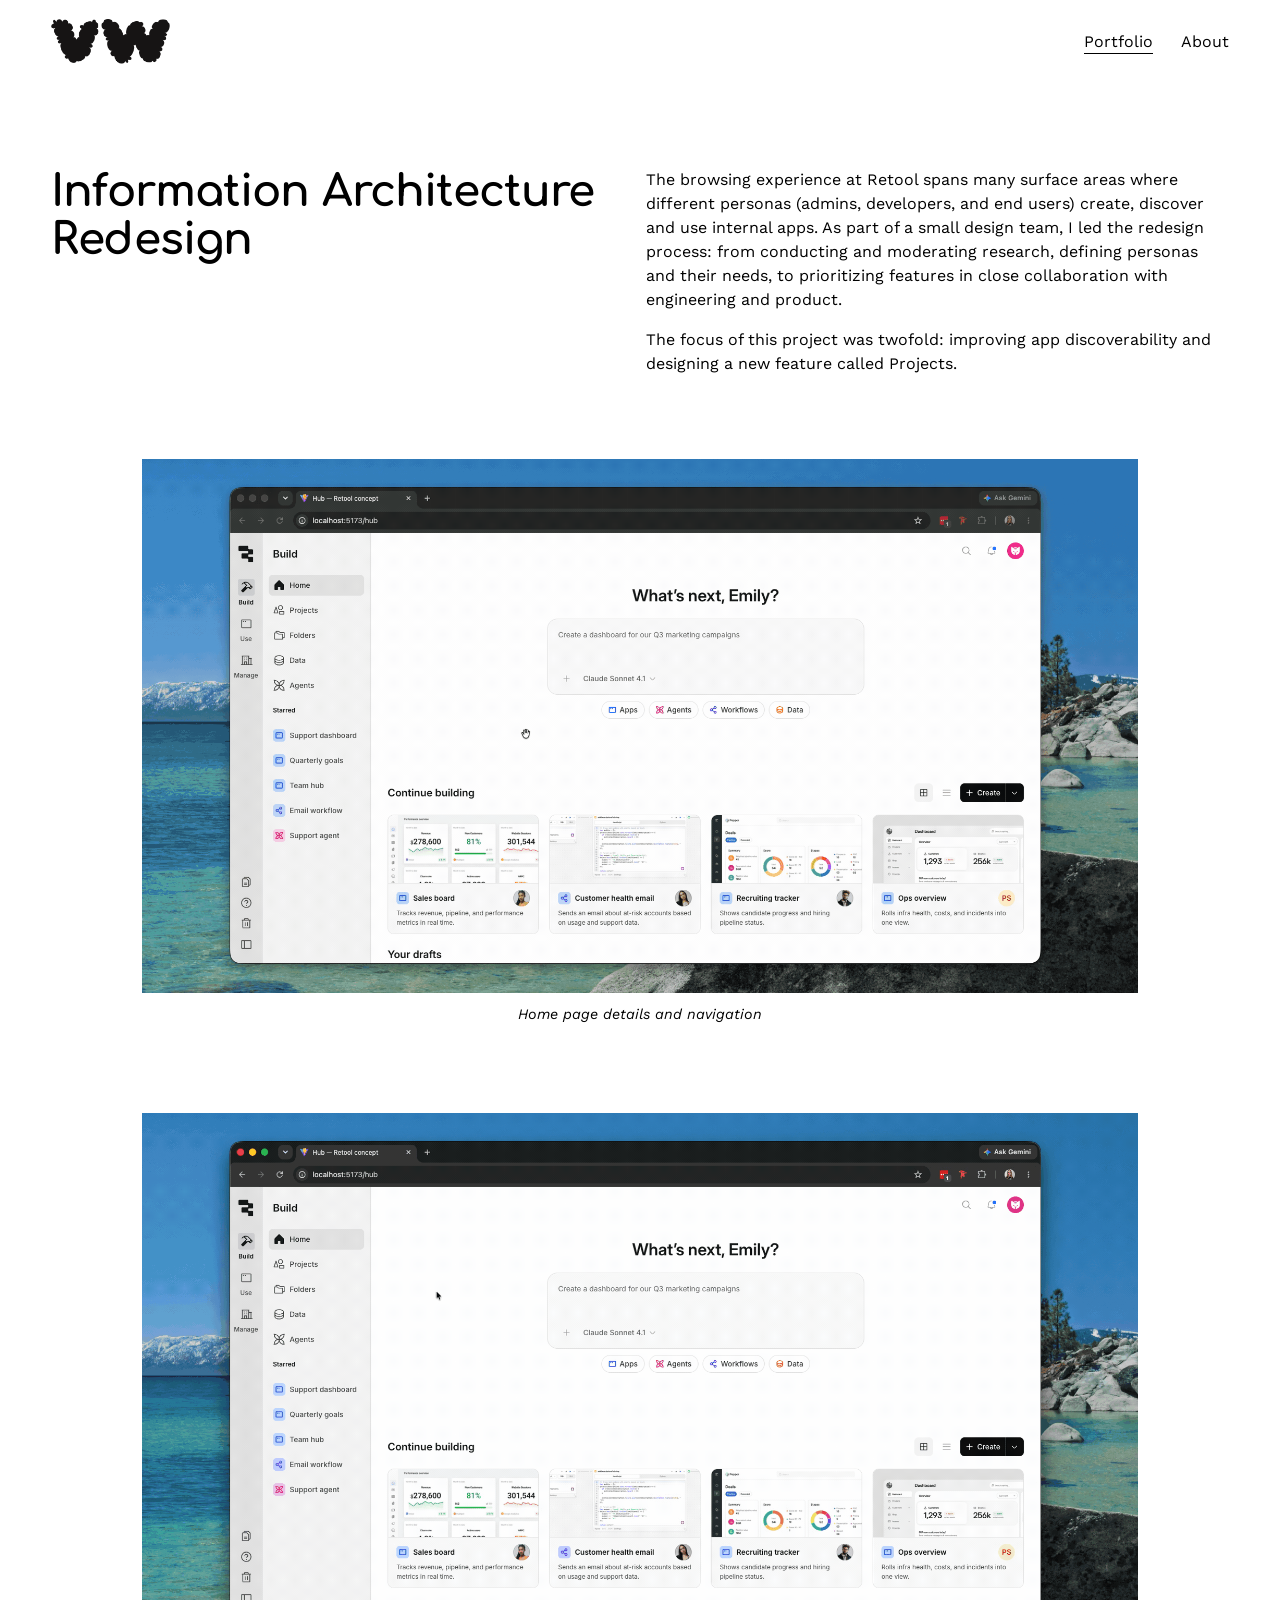
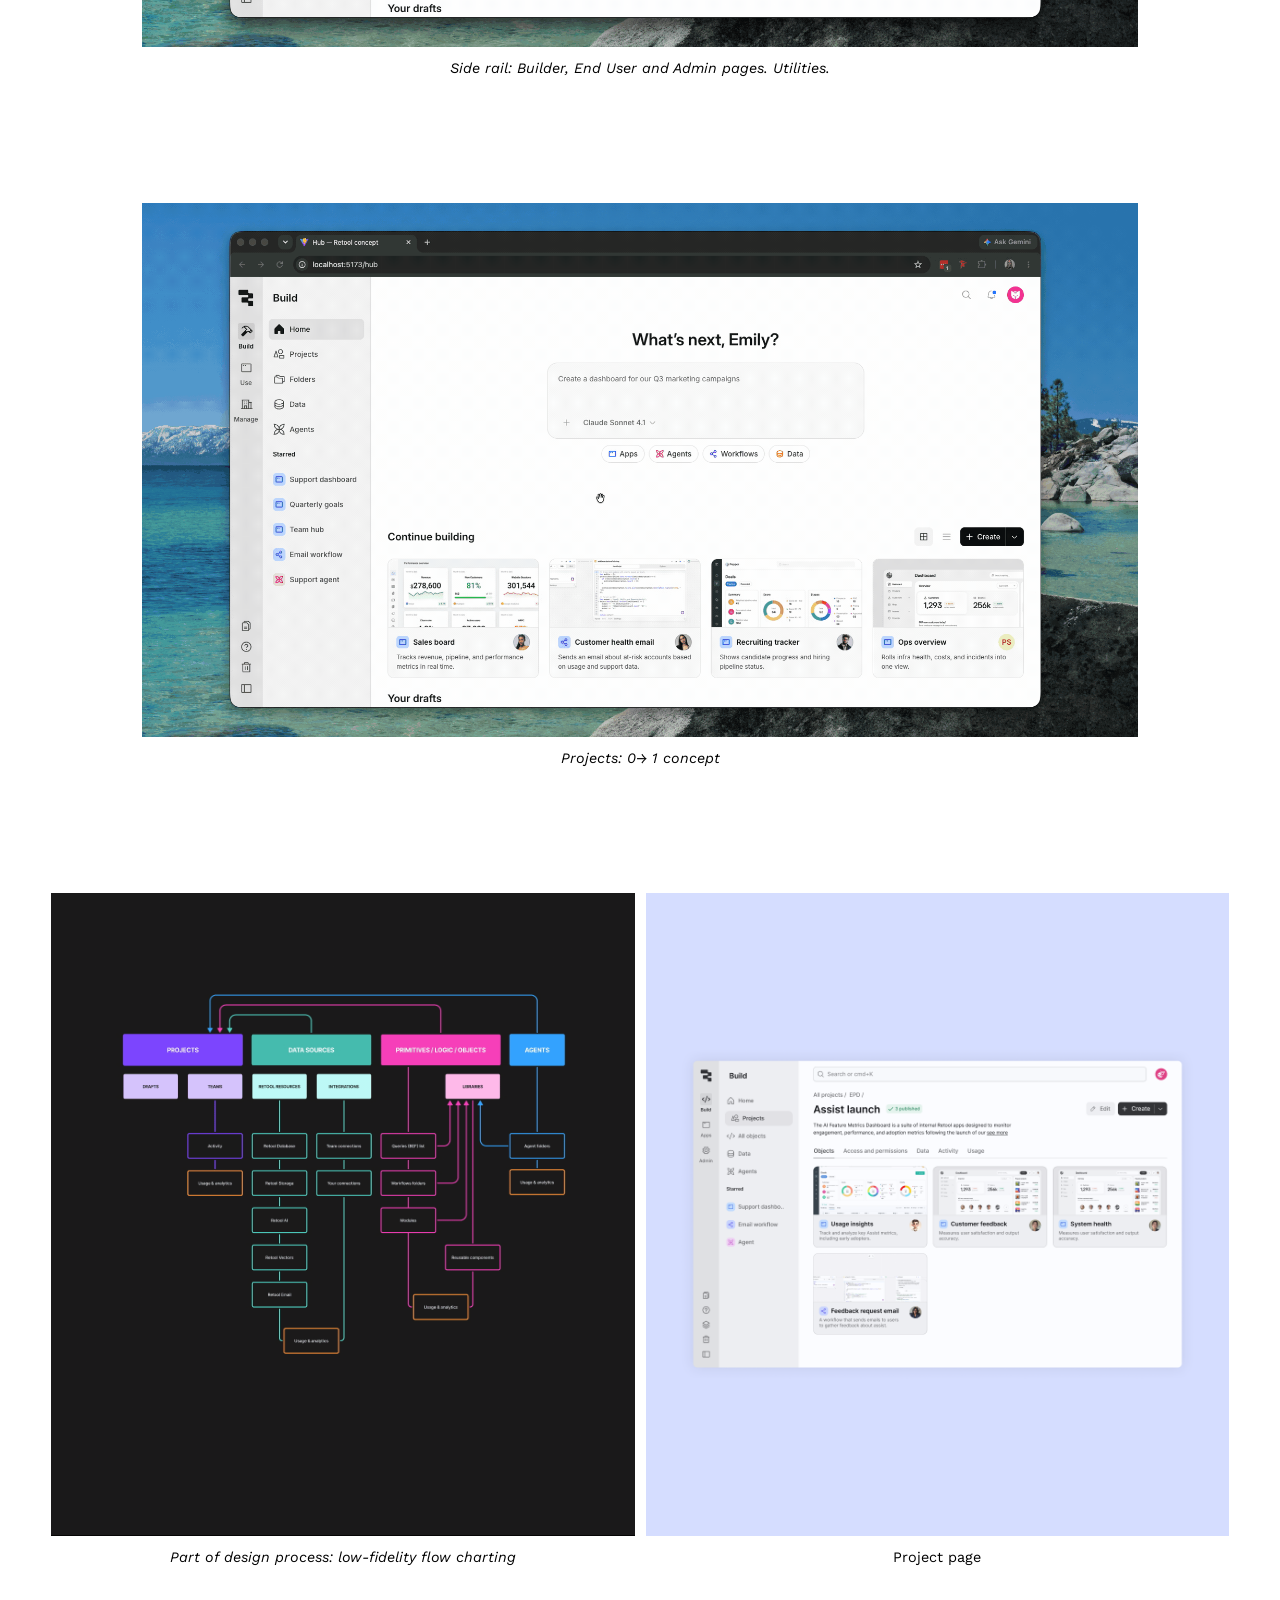
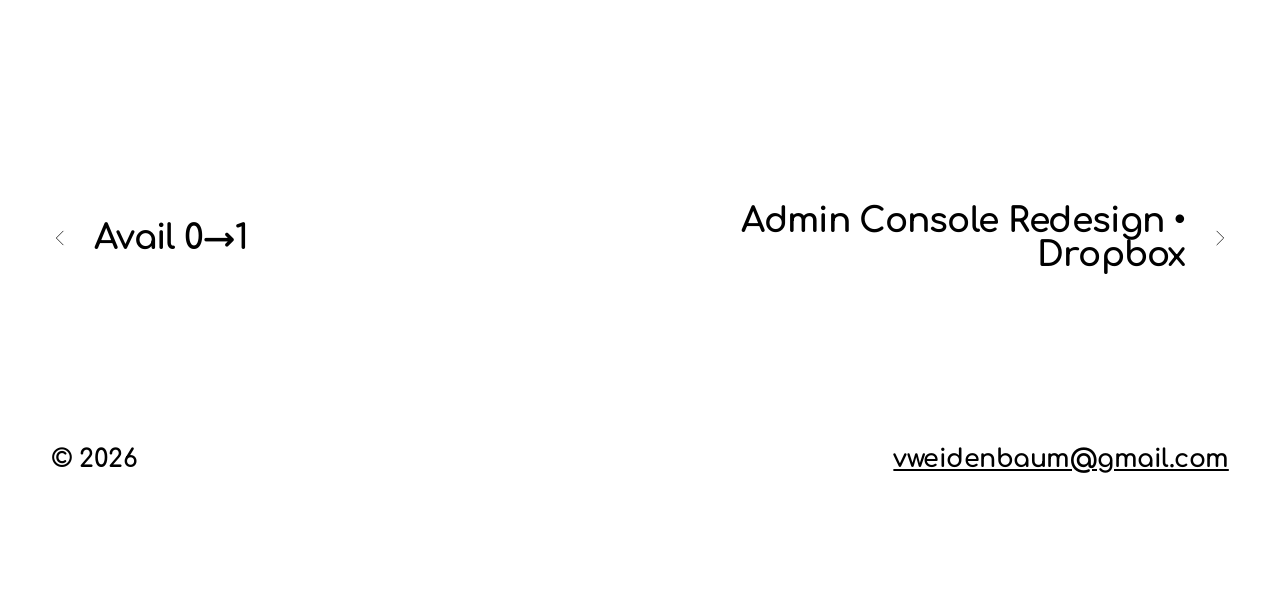
<file: portfolio/iaredesign/index.html>
<!DOCTYPE html>
<html lang="en">
<head>
  <meta charset="utf-8">
  <meta name="viewport" content="width=device-width, initial-scale=1">
  <title>Information Architecture Redesign • Retool — Victoria Weidenbaum</title>
  <link rel="icon" type="image/png" href="/images/favicon.png">
  <link rel="preconnect" href="https://fonts.googleapis.com">
  <link rel="preconnect" href="https://fonts.gstatic.com" crossorigin>
  <link href="https://fonts.googleapis.com/css2?family=Comfortaa:wght@700&family=Open+Sans:wght@400;600&family=Work+Sans:wght@400;600&display=swap" rel="stylesheet">
  <link rel="stylesheet" href="/css/style.css">
</head>
<body>
  <svg width="0" height="0" style="position:absolute" aria-hidden="true"><defs><clipPath id="photo-flower" clipPathUnits="objectBoundingBox"><path d="M0.09 0.5 A0.1 0.103 -45 0 1 0.5 0.09 A0.103 0.1 -45 0 1 0.91 0.5 A0.1 0.103 -45 0 1 0.5 0.91 A0.103 0.1 -45 0 1 0.09 0.5"/></clipPath></defs></svg>
  <header class="site-header">
    <div class="header-inner">
      <a class="logo" href="/"><img src="/images/logo.webp" alt="Victoria Weidenbaum" width="438" height="166"></a>
      <nav class="site-nav" aria-label="Main"><a href="/" class="active">Portfolio</a><a href="/about/">About</a></nav>
      <button class="burger" type="button" aria-label="Open menu" aria-expanded="false" aria-controls="mobile-menu">
        <span class="burger-box"><span></span><span></span></span>
      </button>
    </div>
  </header>
  <nav class="mobile-menu" id="mobile-menu" aria-label="Mobile"><a href="/" class="active">Portfolio</a><a href="/about/">About</a></nav>

  <main id="page">
    <section class="section fluid h-medium"><div class="content-wrapper"><div class="content">
      <div class="fe" style="--rows-m:65;--rows-d:85">
      <div class="blk" style="--m:1/2/4/10;--d:1/2/4/14;--jm:center;--jd:flex-start"><div class="text"><h2>Information Architecture Redesign</h2></div></div>
      <div class="blk" style="--m:4/2/13/10;--d:1/14/6/26;--jm:flex-start;--jd:center"><div class="text"><p>The browsing experience at Retool spans many surface areas where different personas (admins, developers, and end users) create, discover and use internal apps. As part of a small design team, I led the redesign process: from conducting and moderating research, defining personas and their needs, to prioritizing features in close collaboration with engineering and product.</p><p>The focus of this project was twofold: improving app discoverability and designing a new feature called Projects.</p></div></div>
      <div class="blk" style="--m:13/2/20/10;--d:8/2/23/26;--jm:center"><div class="img-fill contain"><img src="/images/ia-redesign-1.gif" alt="" loading="lazy"></div></div>
      <div class="blk" style="--m:20/2/22/10;--d:23/11/24/17"><div class="text"><p class="fs-small" style="text-align:center"><em>Home page details and navigation</em></p></div></div>
      <div class="blk" style="--m:22/2/29/10;--d:26/2/41/26;--jm:center"><div class="img-fill contain"><img src="/images/ia-redesign-2.gif" alt="" loading="lazy"></div></div>
      <div class="blk" style="--m:29/2/31/10;--d:41/10/42/18"><div class="text"><p class="fs-small" style="text-align:center"><em>Side rail: Builder, End User and Admin pages. Utilities.</em></p></div></div>
      <div class="blk" style="--m:31/2/38/10;--d:45/2/60/26;--jm:center"><div class="img-fill contain"><img src="/images/ia-redesign-3.gif" alt="" loading="lazy"></div></div>
      <div class="blk" style="--m:38/2/40/10;--d:60/10/61/18"><div class="text"><p class="fs-small" style="text-align:center"><em>Projects: 0→ 1 concept</em></p></div></div>
      <div class="blk" style="--m:40/2/52/10;--d:64/2/82/14"><div class="img-fill"><img src="/images/ia-redesign-4.gif" alt="" loading="lazy"></div></div>
      <div class="blk" style="--m:52/2/54/10;--d:82/4/83/12"><div class="text"><p class="fs-small" style="text-align:center"><em>Part of design process: low-fidelity flow charting</em></p></div></div>
      <div class="blk" style="--m:54/2/64/10;--d:64/14/82/26"><div class="img-fill"><img src="/images/ia-redesign-5.webp" alt="" loading="lazy"></div></div>
      <div class="blk" style="--m:64/2/66/10;--d:82/16/83/24"><div class="text"><p class="fs-small" style="text-align:center">Project page</p></div></div>
      </div>
    </div></div></section>
    <section class="item-pagination">
      <a class="prev" href="/portfolio/avail/"><span class="icon"><svg viewBox="0 0 24 24" aria-hidden="true"><path d="M16 3 L7 12 L16 21" fill="none" stroke="currentColor" stroke-width="1" stroke-linecap="square"/></svg></span><span><span class="visually-hidden">Previous</span><h2 class="pagination-title">Avail 0→1</h2></span></a>
      <a class="next" href="/portfolio/adminconsoleredesign/"><span><span class="visually-hidden">Next</span><h2 class="pagination-title">Admin Console Redesign • Dropbox</h2></span><span class="icon"><svg viewBox="0 0 24 24" aria-hidden="true"><path d="M8 3 L17 12 L8 21" fill="none" stroke="currentColor" stroke-width="1" stroke-linecap="square"/></svg></span></a>
    </section>
  </main>

  <footer class="site-footer section">
    <div class="content-wrapper">
      <div class="footer-row">
        <div class="footer-col left"><h4>© 2026</h4></div>
        <div class="footer-col right"><h4><a href="mailto:vweidenbaum@gmail.com">vweidenbaum@gmail.com</a></h4></div>
      </div>
    </div>
  </footer>

  <script>
    (function () {
      var btn = document.querySelector('.burger');
      btn.addEventListener('click', function () {
        var open = document.body.classList.toggle('menu-open');
        btn.setAttribute('aria-expanded', open ? 'true' : 'false');
        btn.setAttribute('aria-label', open ? 'Close menu' : 'Open menu');
      });
    })();
  </script>
</body>
</html>
</file>
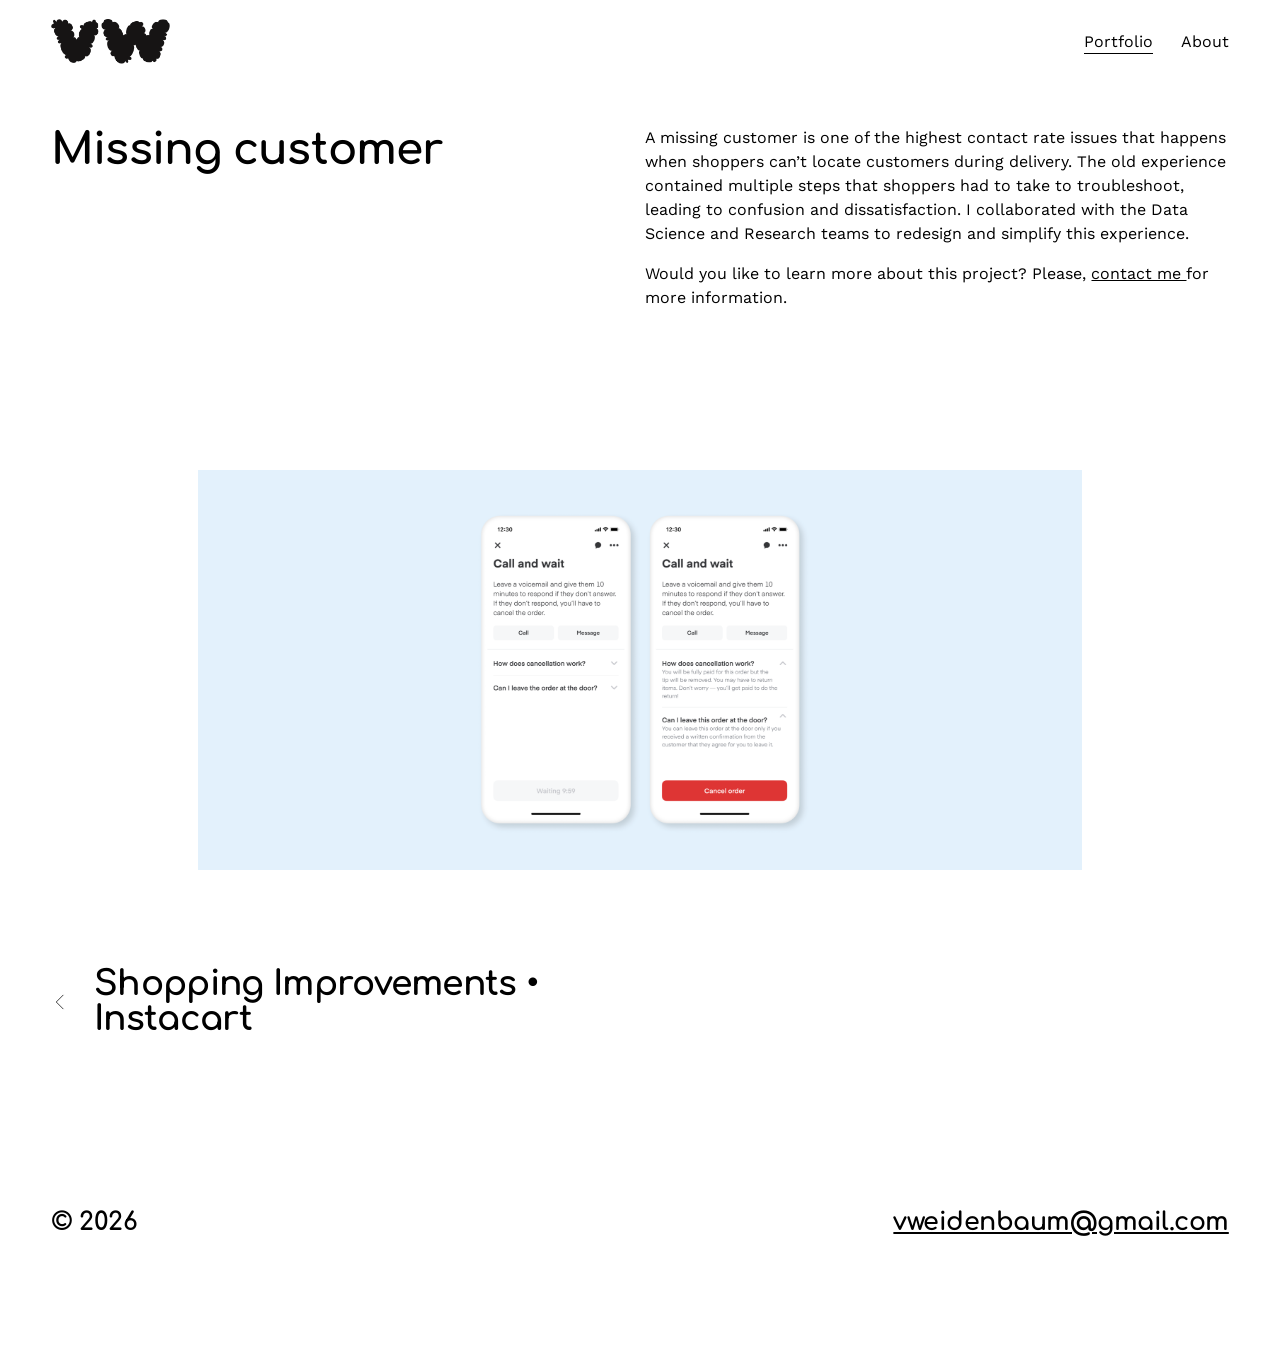
<file: portfolio/missingcustomer/index.html>
<!DOCTYPE html>
<html lang="en">
<head>
  <meta charset="utf-8">
  <meta name="viewport" content="width=device-width, initial-scale=1">
  <title>Missing Customer • Instacart — Victoria Weidenbaum</title>
  <link rel="icon" type="image/png" href="/images/favicon.png">
  <link rel="preconnect" href="https://fonts.googleapis.com">
  <link rel="preconnect" href="https://fonts.gstatic.com" crossorigin>
  <link href="https://fonts.googleapis.com/css2?family=Comfortaa:wght@700&family=Open+Sans:wght@400;600&family=Work+Sans:wght@400;600&display=swap" rel="stylesheet">
  <link rel="stylesheet" href="/css/style.css">
</head>
<body>
  <svg width="0" height="0" style="position:absolute" aria-hidden="true"><defs><clipPath id="photo-flower" clipPathUnits="objectBoundingBox"><path d="M0.09 0.5 A0.1 0.103 -45 0 1 0.5 0.09 A0.103 0.1 -45 0 1 0.91 0.5 A0.1 0.103 -45 0 1 0.5 0.91 A0.103 0.1 -45 0 1 0.09 0.5"/></clipPath></defs></svg>
  <header class="site-header">
    <div class="header-inner">
      <a class="logo" href="/"><img src="/images/logo.webp" alt="Victoria Weidenbaum" width="438" height="166"></a>
      <nav class="site-nav" aria-label="Main"><a href="/" class="active">Portfolio</a><a href="/about/">About</a></nav>
      <button class="burger" type="button" aria-label="Open menu" aria-expanded="false" aria-controls="mobile-menu">
        <span class="burger-box"><span></span><span></span></span>
      </button>
    </div>
  </header>
  <nav class="mobile-menu" id="mobile-menu" aria-label="Mobile"><a href="/" class="active">Portfolio</a><a href="/about/">About</a></nav>

  <main id="page">
    <section class="section fluid"><div class="content-wrapper"><div class="content">
      <div class="fe" style="--rows-m:11;--rows-d:7">
      <div class="blk" style="--m:1/2/6/10;--d:1/2/4/12"><div class="text"><h2>Missing customer</h2></div></div>
      <div class="blk" style="--m:6/2/11/10;--d:1/14/8/26"><div class="text"><p>A missing customer is one of the highest contact rate issues that happens when shoppers can’t locate customers during delivery. The old experience contained multiple steps that shoppers had to take to troubleshoot, leading to confusion and dissatisfaction. I collaborated with the Data Science and Research teams to redesign and simplify this experience.</p><p>Would you like to learn more about this project? Please, <a href="mailto:vweidenbaum@gmail.com">contact me </a>for more information.</p></div></div>
      </div>
    </div></div></section>
    <section class="section w-medium"><div class="content-wrapper"><div class="content">
      <figure class="classic-img" style="max-width:5565px"><div class="ratio" style="padding-bottom:45.23%"><img src="/images/missing-customer-1.webp" alt="" loading="lazy"></div></figure>
    </div></div></section>
    <section class="item-pagination">
      <a class="prev" href="/portfolio/shoppingimprovements/"><span class="icon"><svg viewBox="0 0 24 24" aria-hidden="true"><path d="M16 3 L7 12 L16 21" fill="none" stroke="currentColor" stroke-width="1" stroke-linecap="square"/></svg></span><span><span class="visually-hidden">Previous</span><h2 class="pagination-title">Shopping Improvements • Instacart</h2></span></a>
    </section>
  </main>

  <footer class="site-footer section">
    <div class="content-wrapper">
      <div class="footer-row">
        <div class="footer-col left"><h4>© 2026</h4></div>
        <div class="footer-col right"><h4><a href="mailto:vweidenbaum@gmail.com">vweidenbaum@gmail.com</a></h4></div>
      </div>
    </div>
  </footer>

  <script>
    (function () {
      var btn = document.querySelector('.burger');
      btn.addEventListener('click', function () {
        var open = document.body.classList.toggle('menu-open');
        btn.setAttribute('aria-expanded', open ? 'true' : 'false');
        btn.setAttribute('aria-label', open ? 'Close menu' : 'Open menu');
      });
    })();
  </script>
</body>
</html>
</file>
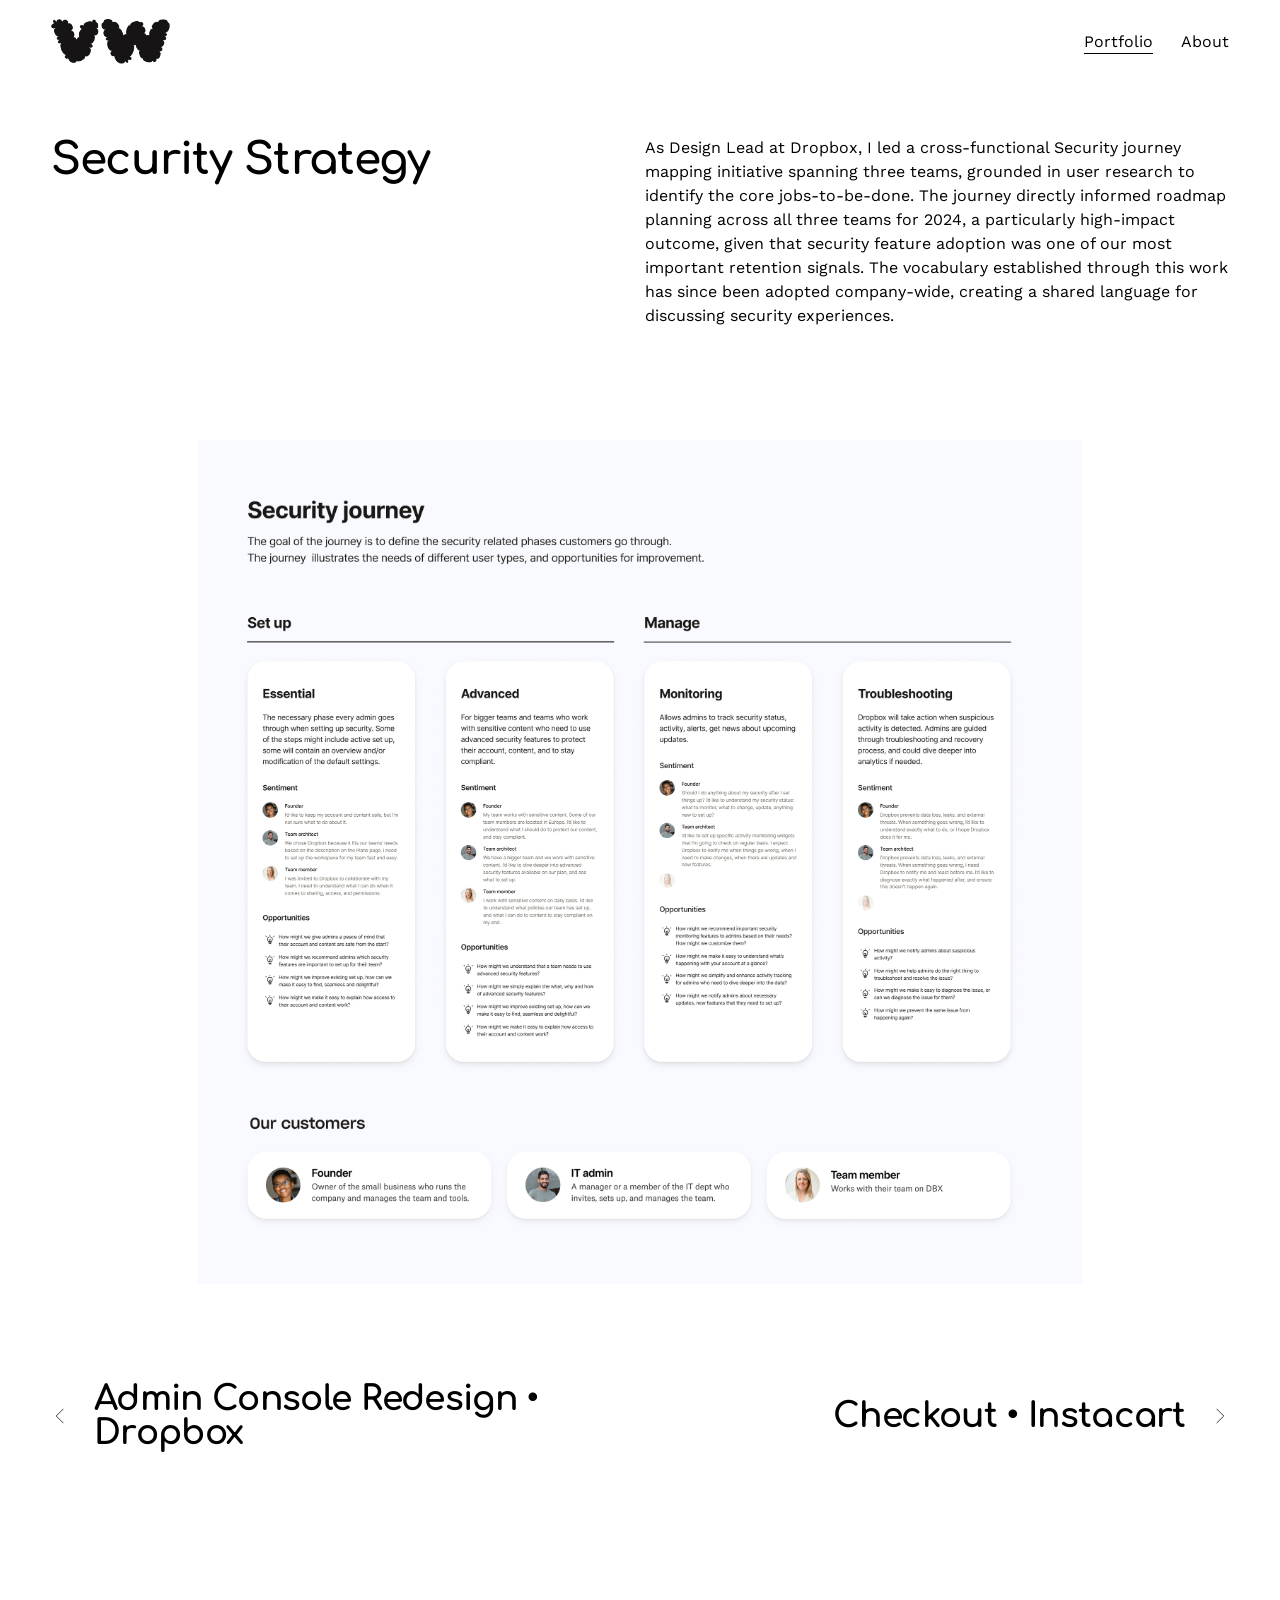
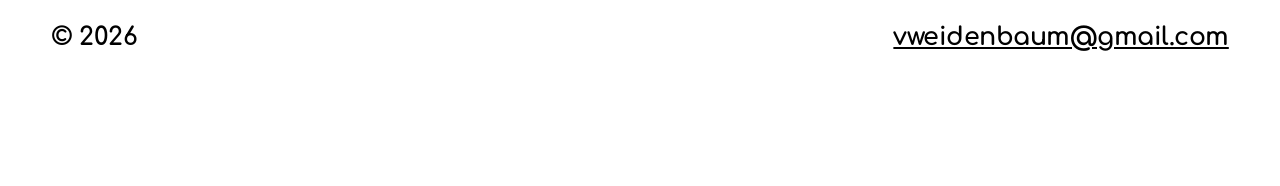
<file: portfolio/securitystrategy/index.html>
<!DOCTYPE html>
<html lang="en">
<head>
  <meta charset="utf-8">
  <meta name="viewport" content="width=device-width, initial-scale=1">
  <title>Security Strategy • Dropbox — Victoria Weidenbaum</title>
  <link rel="icon" type="image/png" href="/images/favicon.png">
  <link rel="preconnect" href="https://fonts.googleapis.com">
  <link rel="preconnect" href="https://fonts.gstatic.com" crossorigin>
  <link href="https://fonts.googleapis.com/css2?family=Comfortaa:wght@700&family=Open+Sans:wght@400;600&family=Work+Sans:wght@400;600&display=swap" rel="stylesheet">
  <link rel="stylesheet" href="/css/style.css">
</head>
<body>
  <svg width="0" height="0" style="position:absolute" aria-hidden="true"><defs><clipPath id="photo-flower" clipPathUnits="objectBoundingBox"><path d="M0.09 0.5 A0.1 0.103 -45 0 1 0.5 0.09 A0.103 0.1 -45 0 1 0.91 0.5 A0.1 0.103 -45 0 1 0.5 0.91 A0.103 0.1 -45 0 1 0.09 0.5"/></clipPath></defs></svg>
  <header class="site-header">
    <div class="header-inner">
      <a class="logo" href="/"><img src="/images/logo.webp" alt="Victoria Weidenbaum" width="438" height="166"></a>
      <nav class="site-nav" aria-label="Main"><a href="/" class="active">Portfolio</a><a href="/about/">About</a></nav>
      <button class="burger" type="button" aria-label="Open menu" aria-expanded="false" aria-controls="mobile-menu">
        <span class="burger-box"><span></span><span></span></span>
      </button>
    </div>
  </header>
  <nav class="mobile-menu" id="mobile-menu" aria-label="Mobile"><a href="/" class="active">Portfolio</a><a href="/about/">About</a></nav>

  <main id="page">
    <section class="section fluid"><div class="content-wrapper"><div class="content">
      <div class="fe" style="--rows-m:11;--rows-d:5">
      <div class="blk" style="--m:1/2/6/10;--d:1/2/3/12"><div class="text"><h2>Security Strategy</h2></div></div>
      <div class="blk" style="--m:6/2/11/10;--d:1/14/6/26"><div class="text"><p>As Design Lead at Dropbox, I led a cross-functional Security journey mapping initiative spanning three teams, grounded in user research to identify the core jobs-to-be-done. The journey directly informed roadmap planning across all three teams for 2024, a particularly high-impact outcome, given that security feature adoption was one of our most important retention signals. The vocabulary established through this work has since been adopted company-wide, creating a shared language for discussing security experiences.</p></div></div>
      </div>
    </div></div></section>
    <section class="section w-medium"><div class="content-wrapper"><div class="content">
      <figure class="classic-img" style="max-width:3840px"><div class="ratio" style="padding-bottom:95.625%"><img src="/images/security-strategy-1.webp" alt="" loading="lazy"></div></figure>
    </div></div></section>
    <section class="item-pagination">
      <a class="prev" href="/portfolio/adminconsoleredesign/"><span class="icon"><svg viewBox="0 0 24 24" aria-hidden="true"><path d="M16 3 L7 12 L16 21" fill="none" stroke="currentColor" stroke-width="1" stroke-linecap="square"/></svg></span><span><span class="visually-hidden">Previous</span><h2 class="pagination-title">Admin Console Redesign • Dropbox</h2></span></a>
      <a class="next" href="/portfolio/checkout/"><span><span class="visually-hidden">Next</span><h2 class="pagination-title">Checkout • Instacart</h2></span><span class="icon"><svg viewBox="0 0 24 24" aria-hidden="true"><path d="M8 3 L17 12 L8 21" fill="none" stroke="currentColor" stroke-width="1" stroke-linecap="square"/></svg></span></a>
    </section>
  </main>

  <footer class="site-footer section">
    <div class="content-wrapper">
      <div class="footer-row">
        <div class="footer-col left"><h4>© 2026</h4></div>
        <div class="footer-col right"><h4><a href="mailto:vweidenbaum@gmail.com">vweidenbaum@gmail.com</a></h4></div>
      </div>
    </div>
  </footer>

  <script>
    (function () {
      var btn = document.querySelector('.burger');
      btn.addEventListener('click', function () {
        var open = document.body.classList.toggle('menu-open');
        btn.setAttribute('aria-expanded', open ? 'true' : 'false');
        btn.setAttribute('aria-label', open ? 'Close menu' : 'Open menu');
      });
    })();
  </script>
</body>
</html>
</file>
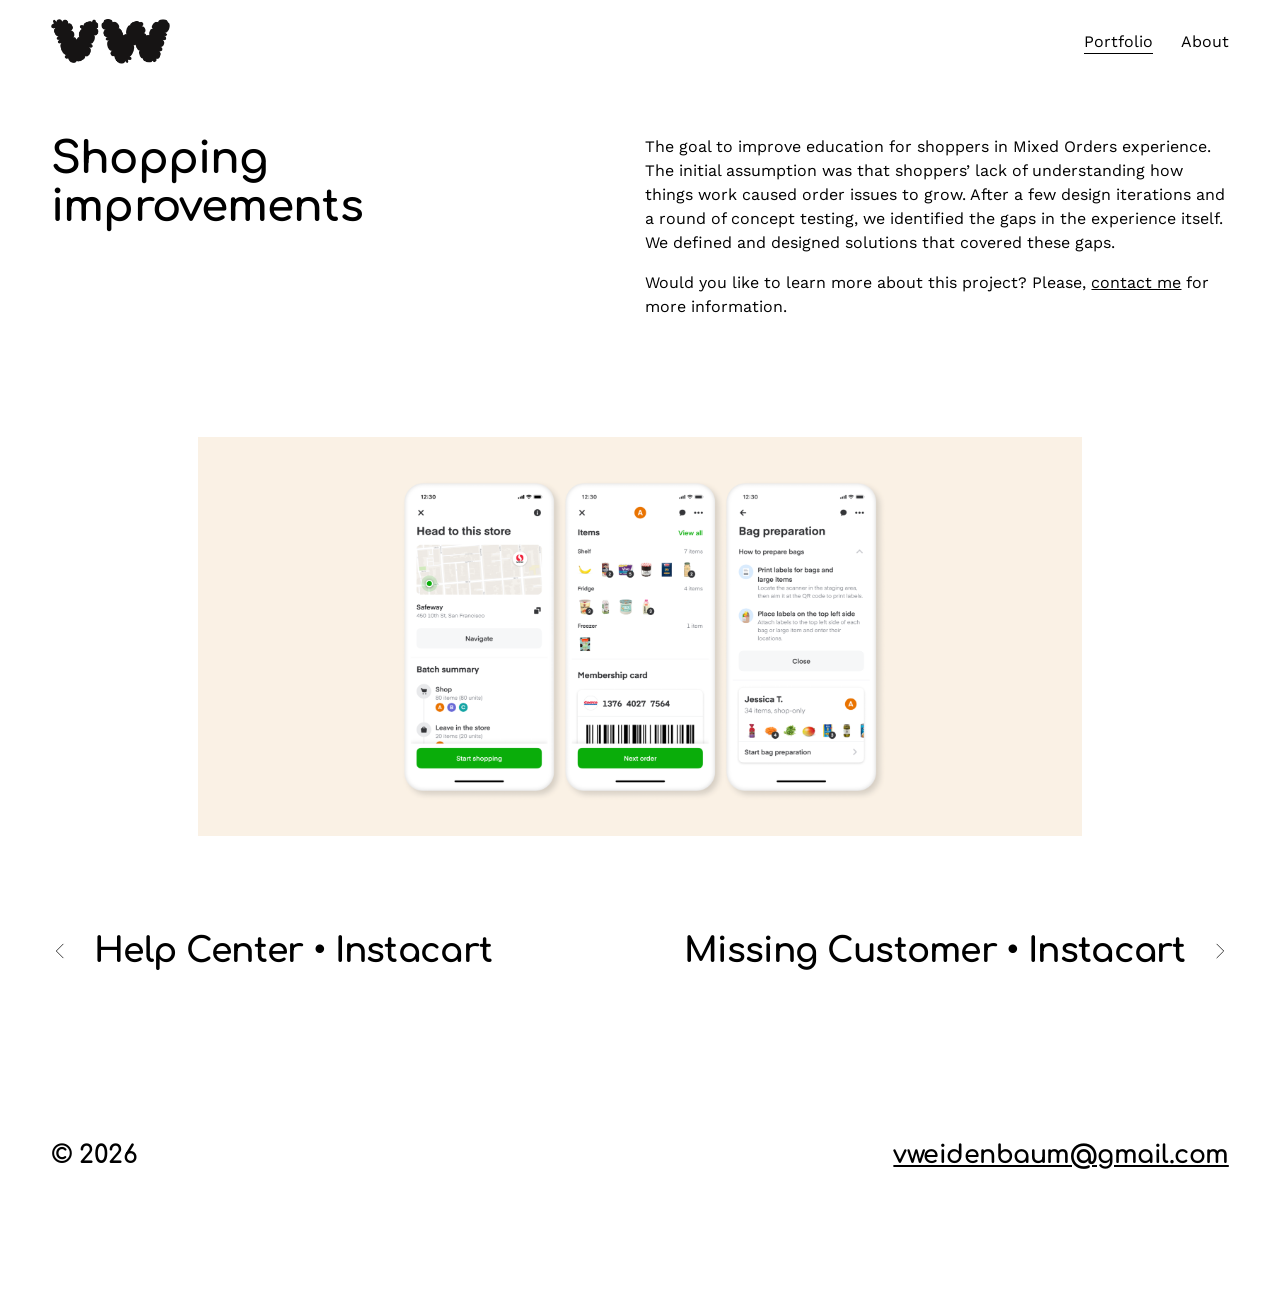
<file: portfolio/shoppingimprovements/index.html>
<!DOCTYPE html>
<html lang="en">
<head>
  <meta charset="utf-8">
  <meta name="viewport" content="width=device-width, initial-scale=1">
  <title>Shopping Improvements • Instacart — Victoria Weidenbaum</title>
  <link rel="icon" type="image/png" href="/images/favicon.png">
  <link rel="preconnect" href="https://fonts.googleapis.com">
  <link rel="preconnect" href="https://fonts.gstatic.com" crossorigin>
  <link href="https://fonts.googleapis.com/css2?family=Comfortaa:wght@700&family=Open+Sans:wght@400;600&family=Work+Sans:wght@400;600&display=swap" rel="stylesheet">
  <link rel="stylesheet" href="/css/style.css">
</head>
<body>
  <svg width="0" height="0" style="position:absolute" aria-hidden="true"><defs><clipPath id="photo-flower" clipPathUnits="objectBoundingBox"><path d="M0.09 0.5 A0.1 0.103 -45 0 1 0.5 0.09 A0.103 0.1 -45 0 1 0.91 0.5 A0.1 0.103 -45 0 1 0.5 0.91 A0.103 0.1 -45 0 1 0.09 0.5"/></clipPath></defs></svg>
  <header class="site-header">
    <div class="header-inner">
      <a class="logo" href="/"><img src="/images/logo.webp" alt="Victoria Weidenbaum" width="438" height="166"></a>
      <nav class="site-nav" aria-label="Main"><a href="/" class="active">Portfolio</a><a href="/about/">About</a></nav>
      <button class="burger" type="button" aria-label="Open menu" aria-expanded="false" aria-controls="mobile-menu">
        <span class="burger-box"><span></span><span></span></span>
      </button>
    </div>
  </header>
  <nav class="mobile-menu" id="mobile-menu" aria-label="Mobile"><a href="/" class="active">Portfolio</a><a href="/about/">About</a></nav>

  <main id="page">
    <section class="section fluid h-none v-top"><div class="content-wrapper"><div class="content">
      <div class="fe" style="--rows-m:11;--rows-d:7">
      <div class="blk" style="--m:1/2/6/10;--d:1/2/6/12"><div class="text"><h2>Shopping improvements</h2></div></div>
      <div class="blk" style="--m:6/2/11/10;--d:1/14/8/26"><div class="text"><p>The goal to improve education for shoppers in Mixed Orders experience. The initial assumption was that shoppers’ lack of understanding how things work caused order issues to grow. After a few design iterations and a round of concept testing, we identified the gaps in the experience itself. We defined and designed solutions that covered these gaps. </p><p>Would you like to learn more about this project? Please, <a href="mailto:vweidenbaum@gmail.com">contact me</a> for more information. </p></div></div>
      </div>
    </div></div></section>
    <section class="section w-medium"><div class="content-wrapper"><div class="content">
      <figure class="classic-img" style="max-width:5565px"><div class="ratio" style="padding-bottom:45.23%"><img src="/images/shopping-improvements-1.webp" alt="" loading="lazy"></div></figure>
    </div></div></section>
    <section class="item-pagination">
      <a class="prev" href="/portfolio/help/"><span class="icon"><svg viewBox="0 0 24 24" aria-hidden="true"><path d="M16 3 L7 12 L16 21" fill="none" stroke="currentColor" stroke-width="1" stroke-linecap="square"/></svg></span><span><span class="visually-hidden">Previous</span><h2 class="pagination-title">Help Center • Instacart</h2></span></a>
      <a class="next" href="/portfolio/missingcustomer/"><span><span class="visually-hidden">Next</span><h2 class="pagination-title">Missing Customer • Instacart</h2></span><span class="icon"><svg viewBox="0 0 24 24" aria-hidden="true"><path d="M8 3 L17 12 L8 21" fill="none" stroke="currentColor" stroke-width="1" stroke-linecap="square"/></svg></span></a>
    </section>
  </main>

  <footer class="site-footer section">
    <div class="content-wrapper">
      <div class="footer-row">
        <div class="footer-col left"><h4>© 2026</h4></div>
        <div class="footer-col right"><h4><a href="mailto:vweidenbaum@gmail.com">vweidenbaum@gmail.com</a></h4></div>
      </div>
    </div>
  </footer>

  <script>
    (function () {
      var btn = document.querySelector('.burger');
      btn.addEventListener('click', function () {
        var open = document.body.classList.toggle('menu-open');
        btn.setAttribute('aria-expanded', open ? 'true' : 'false');
        btn.setAttribute('aria-label', open ? 'Close menu' : 'Open menu');
      });
    })();
  </script>
</body>
</html>
</file>
<file: css/style.css>
/* ------------------------------------------------------------------
   victoriaweidenbaum.me — static rebuild
   Typography scale, grid system and spacing mirror the original
   Squarespace 7.1 layout so the pages render the same.
------------------------------------------------------------------- */

:root {
  --white: #fff;
  --black: #000;
  --maxPageWidth: 1400px;
  --pagePadding: 4vw;
  --site-max: 1500px;
  --gutter: 4vw;
  --mobile-gutter: 6vw;
  --heading-font: 'Comfortaa', 'Helvetica Neue', Arial, sans-serif;
  --body-font: 'Work Sans', 'Helvetica Neue', Arial, sans-serif;
  --ui-font: 'Open Sans', 'Helvetica Neue', Arial, sans-serif;
  --h1: 4;
  --h2: 2.8;
  --h3: 2.2;
  --h4: 1.6;
  --large: 1.4;
  --small: .9;
}

*, *::before, *::after { box-sizing: border-box; }

html { font-size: 16px; -webkit-text-size-adjust: 100%; }

body {
  margin: 0;
  background: var(--white);
  color: var(--black);
  font-family: var(--body-font);
  font-weight: 400;
  line-height: 1.5em;
  -webkit-font-smoothing: antialiased;
  display: flex;
  flex-direction: column;
  min-height: 100vh;
}

main { flex: 1 0 auto; }

img { max-width: 100%; display: block; }
a { color: inherit; }

/* ---------- Type scale (same fluid formula as the original) ---------- */

h1, h2, h3, h4, .portfolio-title, .pagination-title, .fs-small, .fs-large {
  font-size: calc((var(--v) - 1) * 0.012 * min(100vh, 900px) + 1rem);
}
@media (min-width: 768px), (orientation: landscape) {
  h1, h2, h3, h4, .portfolio-title, .pagination-title, .fs-small, .fs-large {
    font-size: min(
      calc((var(--v) - 1) * 1.2vw + 1rem),
      max(calc((var(--v) - 1) * 0.012 * var(--maxPageWidth) + 1rem), calc(var(--v) * 1rem))
    );
  }
}
h1 { --v: var(--h1); }
h2 { --v: var(--h2); }
h3 { --v: var(--h3); }
h4 { --v: var(--h4); }
.portfolio-title { --v: var(--h4); }
.pagination-title { --v: var(--h3); }
.fs-small { --v: var(--small); }
.fs-large { --v: var(--large); }

h1, h2, h3, h4, .portfolio-title, .pagination-title {
  font-family: var(--heading-font);
  font-weight: 700;
  letter-spacing: -.02em;
  text-transform: none;
  line-height: calc(1.2em * (1 + (1 - var(--v)) / 25));
  margin: 2rem 0;
}
p { margin: 1rem 0; }
.fs-small, .fs-large { line-height: 1.5em; margin: 1rem 0; }

.text { display: block; width: 100%; }
@media (max-width: 767px) { .hero-intro { padding-bottom: 56px; } }
.hero-intro .hero-title {
  font-family: var(--ui-font);
  font-weight: 600;
  font-size: 32px;
  line-height: 1.2;
  letter-spacing: 0;
  color: #171719;
  margin: 0 0 12px;
}
.hero-intro p { font-family: var(--ui-font); color: #181717; margin-bottom: 22px; }
.text > :first-child { margin-top: 0; }
.text > :last-child { margin-bottom: 0; }
.text a { text-decoration: underline; }
.text p { white-space: pre-wrap; }

/* ---------- Header ---------- */

.site-header { position: relative; z-index: 20; background: var(--white); }
.header-inner {
  display: flex;
  align-items: center;
  width: 100%;
  padding: 1.5vw var(--pagePadding);
}
.logo { display: inline-block; font-size: 0; max-height: 45px; }
.logo img { width: auto; max-height: 45px; }

.site-nav { margin-left: auto; display: flex; align-items: center; }
.site-nav a {
  display: inline-flex;
  align-items: center;
  margin-left: 2.2vw;
  font-size: 1rem;
  line-height: 1.5em;
  text-decoration: none;
  background-image: linear-gradient(currentColor, currentColor);
  background-repeat: no-repeat;
  background-size: 0% 1px;
  background-position: 0% 100%;
  transition: background-size .3s ease;
}
.site-nav a.active,
.site-nav a:hover { background-size: 100% 1px; }

.burger {
  display: none;
  margin-left: auto;
  width: 50px;
  height: 35px;
  padding: 0;
  border: 0;
  background: none;
  color: inherit;
  cursor: pointer;
  align-items: center;
  justify-content: flex-end;
}
.burger-box { position: relative; width: 35px; height: 35px; }
.burger-box span {
  position: absolute;
  left: 0;
  top: 50%;
  width: 100%;
  height: 1px;
  background: currentColor;
  transition: transform .25s cubic-bezier(.2, .6, .3, 1), width .25s cubic-bezier(.2, .6, .3, 1);
}
.burger-box span:first-child { transform: translateY(-5.5px); }
.burger-box span:last-child { transform: translateY(5.5px); }
.menu-open .burger-box span:first-child { transform: translateX(3.5px) rotate(-135deg); width: 28px; }
.menu-open .burger-box span:last-child { transform: translateX(3.5px) rotate(135deg); width: 28px; }

.mobile-menu {
  display: none;
  position: fixed;
  inset: 0;
  z-index: 10;
  background: var(--white);
  padding: 25vh 6vw 6vw;
  flex-direction: column;
  overflow-y: auto;
}
.mobile-menu a {
  font-size: 8.5vmin;
  line-height: 1.5em;
  text-decoration: none;
  width: max-content;
  background-image: linear-gradient(currentColor, currentColor);
  background-repeat: no-repeat;
  background-size: 0% 1px;
  background-position: 0% 100%;
}
.mobile-menu a.active { background-size: 100% 1px; }
@media (min-width: 576px) { .mobile-menu a { font-size: 6.6vmin; } }
.menu-open .mobile-menu { display: flex; }
.menu-open { overflow: hidden; }

@media only screen and (pointer: coarse) and (max-width: 1024px), screen and (max-width: 799px) {
  .site-nav { display: none; }
  .burger { display: flex; }
  .header-inner { padding: 6vw; }
}
@media screen and (max-width: 767px) {
  .logo, .logo img { max-height: 36px; }
}

/* ---------- Sections ---------- */

.section { position: relative; display: flex; align-items: center; width: 100%; min-height: 33vh; }
.section > .content-wrapper {
  width: 100%;
  padding: 3.3vmax var(--pagePadding);
}
.section.h-medium { min-height: 66vh; }
.section.h-medium > .content-wrapper { padding-top: 6.6vmax; padding-bottom: 6.6vmax; }
.section.h-custom { min-height: 0; }
.section.h-custom > .content-wrapper { padding-top: 0; padding-bottom: 0; }
.section.v-top { align-items: flex-start; }
.section.v-top > .content-wrapper { padding-top: var(--pagePadding); padding-bottom: 6.6vmax; }
.section.h-none { min-height: 0; }
.section.h-none > .content-wrapper { padding-top: var(--pagePadding); padding-bottom: 0; }
.section.fluid > .content-wrapper { padding-left: 0; padding-right: 0; }
.content { width: 100%; }
@media screen and (min-width: 768px) {
  .section.w-medium .content { width: 75%; margin: 0 auto; }
}
@media screen and (max-width: 767px) {
  .section > .content-wrapper { padding: 6vw; }
  .section.fluid > .content-wrapper { padding-left: 0; padding-right: 0; }
  .section.h-custom > .content-wrapper { padding-top: 0; padding-bottom: 0; }
}

/* ---------- Fluid grid (24 columns desktop / 8 columns mobile) ---------- */

.fe {
  --gg: calc(var(--mobile-gutter) - 11px);
  --cell: calc((var(--site-max) - 11px * 7) / 8);
  display: grid;
  position: relative;
  grid-template-columns: minmax(var(--gg), 1fr) repeat(8, minmax(0, var(--cell))) minmax(var(--gg), 1fr);
  grid-template-rows: repeat(var(--rows-m), minmax(24px, auto));
  row-gap: 11px;
  column-gap: 11px;
  overflow-x: clip;
}
@media (min-width: 768px) {
  .fe {
    --gg: calc(var(--gutter) - 11px);
    --cell: calc((var(--site-max) - 11px * 23) / 24);
    --cw: min(var(--site-max), calc(100vw - var(--gutter) * 2));
    grid-template-columns: minmax(var(--gg), 1fr) repeat(24, minmax(0, var(--cell))) minmax(var(--gg), 1fr);
    grid-template-rows: repeat(var(--rows-d), minmax(calc(var(--cw) * 0.0215), auto));
  }
}
.blk {
  grid-area: var(--m);
  display: flex;
  flex-direction: column;
  justify-content: var(--jm, flex-start);
  min-width: 0;
  position: relative;
}
@media (min-width: 768px) {
  .blk { grid-area: var(--d); justify-content: var(--jd, var(--jm, flex-start)); }
}

/* image blocks inside the fluid grid */
.img-fill { position: relative; flex: 1 1 auto; min-height: 0; }
.img-fill img {
  position: absolute;
  inset: 0;
  width: 100%;
  height: 100%;
  object-fit: cover;
  object-position: var(--fp, 50% 50%);
}
.img-fill.contain img { object-fit: contain; }
.blk.sq { container-type: size; }
.img-square {
  position: relative;
  width: min(100cqw, 100cqh);
  aspect-ratio: 1 / 1;
  flex: 0 0 auto;
  margin: auto;
}
.img-square img {
  position: absolute;
  inset: 0;
  width: 100%;
  height: 100%;
  object-fit: cover;
  object-position: var(--fp, 50% 50%);
}
.mask-flower { clip-path: url(#photo-flower); overflow: hidden; }
/* zoomed framing: image wider than its box, placed by its top-left corner */
.img-square.zoom img {
  inset: auto;
  left: var(--ix);
  top: var(--iy);
  width: var(--iw);
  height: auto;
  max-width: none;
  object-fit: fill;
}

/* button block */
.btn {
  box-sizing: border-box;
  display: inline-flex;
  align-items: center;
  justify-content: center;
  width: 175px;
  height: 51px;
  font-family: var(--body-font);
  font-weight: 600;
  font-size: 1rem;
  line-height: 19px;
  text-transform: none;
  text-decoration: none;
  color: var(--white);
  background: #0e0e0f;
  border-radius: 300px;
  transition: opacity .2s ease;
}
.text a.btn { text-decoration: none; }
.btn:hover { opacity: .8; }

/* classic (non-grid) image sections */
.classic-img { padding: 17px 0; margin: 0 auto; width: 100%; }
.classic-img .ratio { position: relative; width: 100%; overflow: hidden; }
.classic-img .ratio img {
  position: absolute;
  inset: 0;
  width: 100%;
  height: 100%;
  object-fit: cover;
}

/* video panel: phone recording on a tinted stage.
   Phone body replicates the Figma device frame (314 x 644 body, 39.5 radius,
   13.4 / 11.2 bezel, drop shadow + inner shadow at 15% black). */
.video-panel { margin: 0; padding: 17px 0; }
.video-stage {
  display: flex;
  justify-content: center;
  background: #d5ddff;
  padding: 5vw 6vw;
}
.phone {
  --w: min(100%, 360px);
  position: relative;
  width: var(--w);
  padding: calc(var(--w) * .0356) calc(var(--w) * .0428);
  background: #2e2e33;
  border-radius: 12.6% / 6.13%;
  box-shadow: 7.5px 7.5px 15px rgba(0, 0, 0, .15);
}
.phone::after {
  content: '';
  position: absolute;
  inset: 0;
  border-radius: inherit;
  box-shadow: inset 0 0 0 1px rgba(255, 255, 255, .16), inset 0 0 10.5px .75px rgba(0, 0, 0, .55);
  pointer-events: none;
}
.phone video {
  display: block;
  width: 100%;
  height: auto;
  border-radius: 11.2% / 5.16%;
}
.video-panel figcaption { text-align: center; margin: 1rem 0 0; }

/* ---------- Portfolio grid (home) ---------- */

.portfolio-section { padding: 0; }
.portfolio-grid {
  display: grid;
  grid-template-columns: repeat(2, minmax(0, 1fr));
  column-gap: 32px;
  row-gap: 50px;
  grid-auto-rows: min-content;
  max-width: var(--maxPageWidth);
  margin: 0 auto;
  padding: 3.3vw var(--gutter);
  min-height: 33vh;
}
.grid-item { display: flex; flex-direction: column; text-decoration: none; }
.grid-image {
  border-radius: 8px;
  position: relative;
  width: 100%;
  padding-bottom: 75%;
  overflow: hidden;
  line-height: 0;
  transition: opacity .2s ease;
}
.grid-image img {
  position: absolute;
  inset: 0;
  width: 100%;
  height: 100%;
  object-fit: cover;
  object-position: 50% 50%;
}
@media (hover: hover) { .grid-item:hover .grid-image { opacity: .9; } }
.portfolio-text { margin-top: 15px; text-align: left; }
.portfolio-title {
  margin: 0 0 .5em;
  padding: 0;
  font-family: var(--ui-font);
  font-weight: 600;
  letter-spacing: 0;
  color: #171719;
}
@media (max-width: 767px) {
  .portfolio-section { padding: 0; }
  .portfolio-grid { grid-template-columns: repeat(1, minmax(0, 1fr)); padding-left: 6vw; padding-right: 6vw; }
}

/* ---------- Prev / next pagination ---------- */

.item-pagination { display: flex; padding: 3vw var(--pagePadding); }
.item-pagination a {
  display: flex;
  align-items: center;
  max-width: 50%;
  text-decoration: none;
}
.item-pagination .prev { margin-right: auto; text-align: left; }
.item-pagination .next { margin-left: auto; text-align: right; }
.item-pagination .icon { flex: 0 0 auto; width: 18px; height: 32px; }
.item-pagination .icon svg { width: 18px; height: 32px; display: block; transition: transform .6s cubic-bezier(.19, 1, .22, 1); }
.item-pagination .prev .icon { margin-right: 25px; }
.item-pagination .next .icon { margin-left: 25px; }
.pagination-title { position: relative; margin: 0; padding: 0; line-height: 1; }
.pagination-title::after {
  content: '';
  position: absolute;
  left: 0;
  right: 0;
  bottom: -.1em;
  height: 1px;
  background: currentColor;
  transform: scaleX(0);
  transition: transform .6s cubic-bezier(.19, 1, .22, 1);
}
.prev .pagination-title::after { transform-origin: right; }
.next .pagination-title::after { transform-origin: left; }
@media (hover: hover) {
  .item-pagination a:hover .pagination-title::after { transform: scaleX(1); }
  .item-pagination .prev:hover .icon svg { transform: translateX(-30%) scaleY(.8); }
  .item-pagination .next:hover .icon svg { transform: translateX(30%) scaleY(.8); }
}
.visually-hidden {
  position: absolute;
  width: 1px;
  height: 1px;
  overflow: hidden;
  clip: rect(0 0 0 0);
  white-space: nowrap;
}
@media screen and (max-width: 767px) { .item-pagination { padding: 3vw 6vw; } }

/* ---------- Footer ---------- */

.site-footer > .content-wrapper {
  display: flex;
  align-items: center;
  padding: 3.3vmax var(--pagePadding);
}
.footer-row { display: flex; width: 100%; align-items: flex-start; }
.footer-col { padding: 17px 0; }
.footer-col.left { width: 33.333%; }
.footer-col.right { width: 66.667%; text-align: right; }
.footer-col h4 { margin: 0; white-space: pre-wrap; }
.footer-col a { text-decoration: underline; }
@media screen and (max-width: 640px) {
  .footer-row { flex-direction: column; }
  .footer-col.left, .footer-col.right { width: 100%; }
}
@media screen and (max-width: 767px) {
  .site-footer > .content-wrapper { padding: 6vw; }
}

/* ---------- 404 ---------- */
.notfound { padding: 10vw var(--pagePadding); }
</file>
